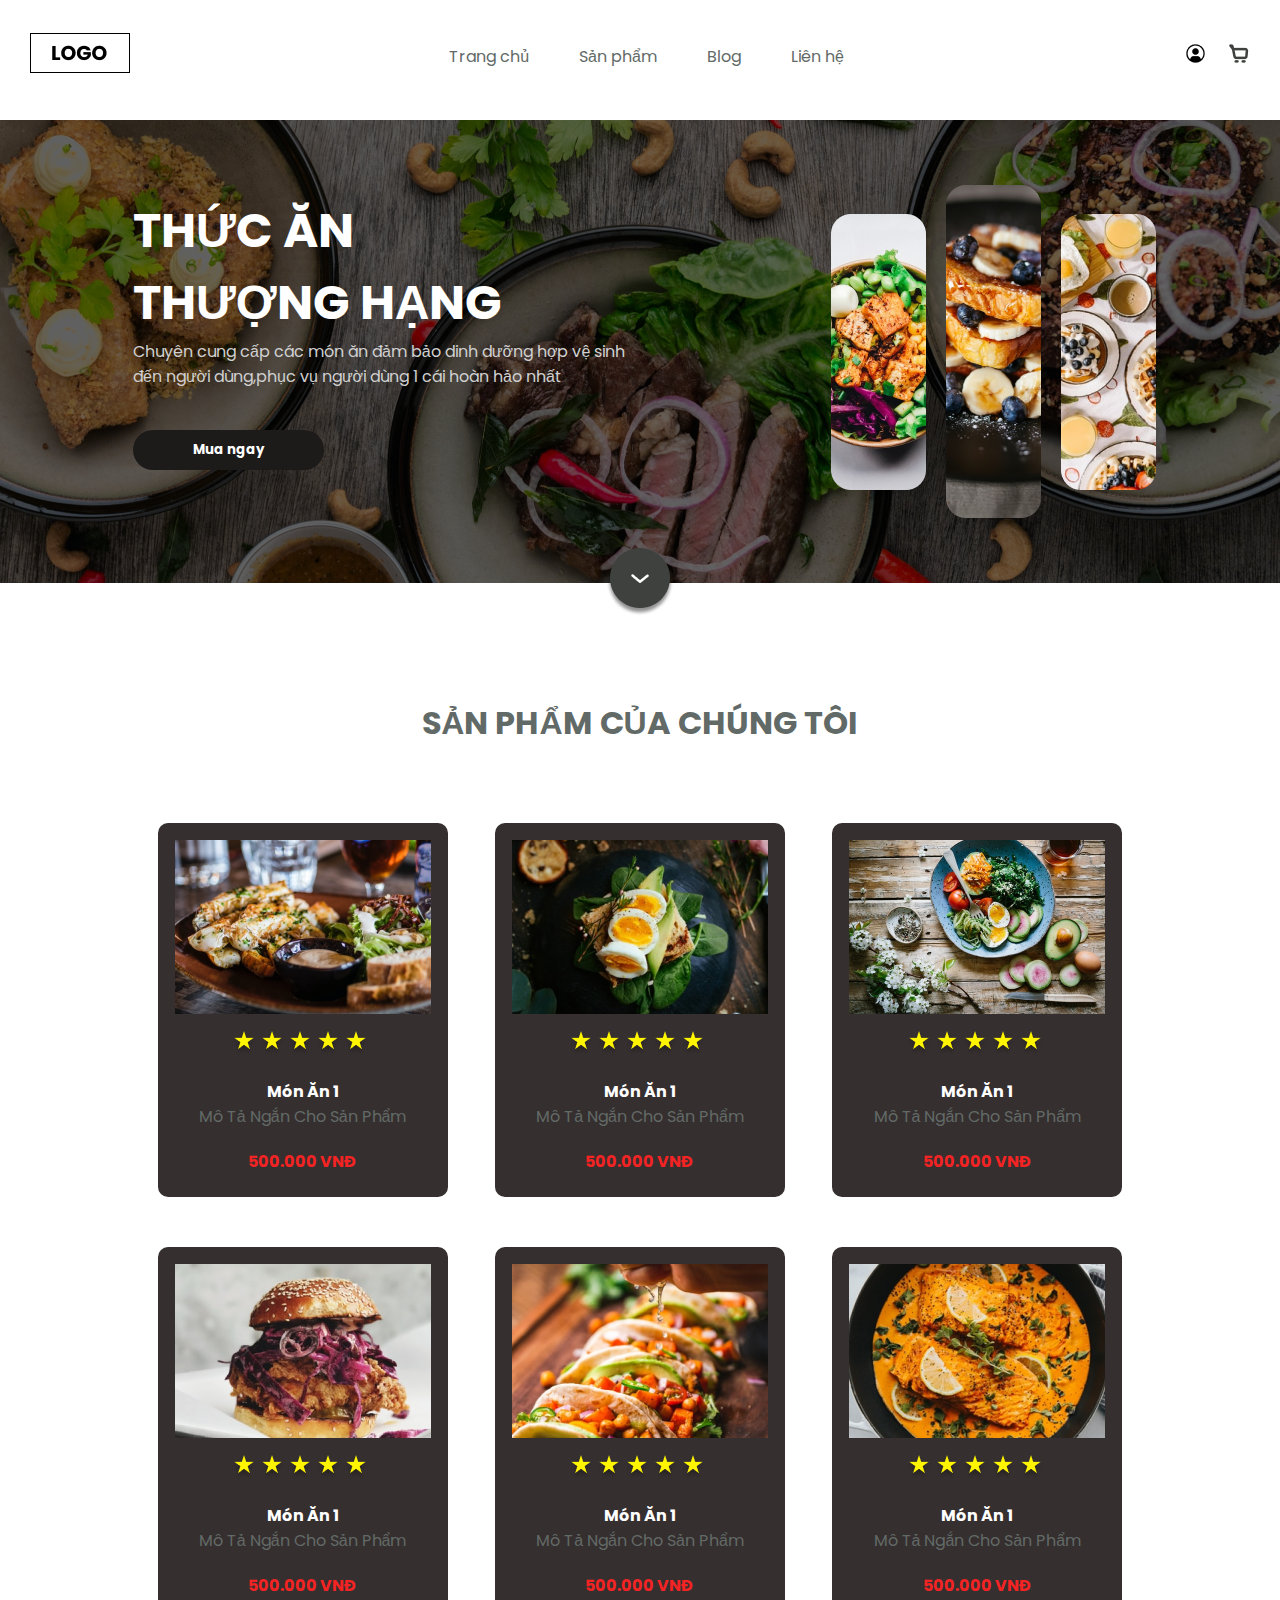
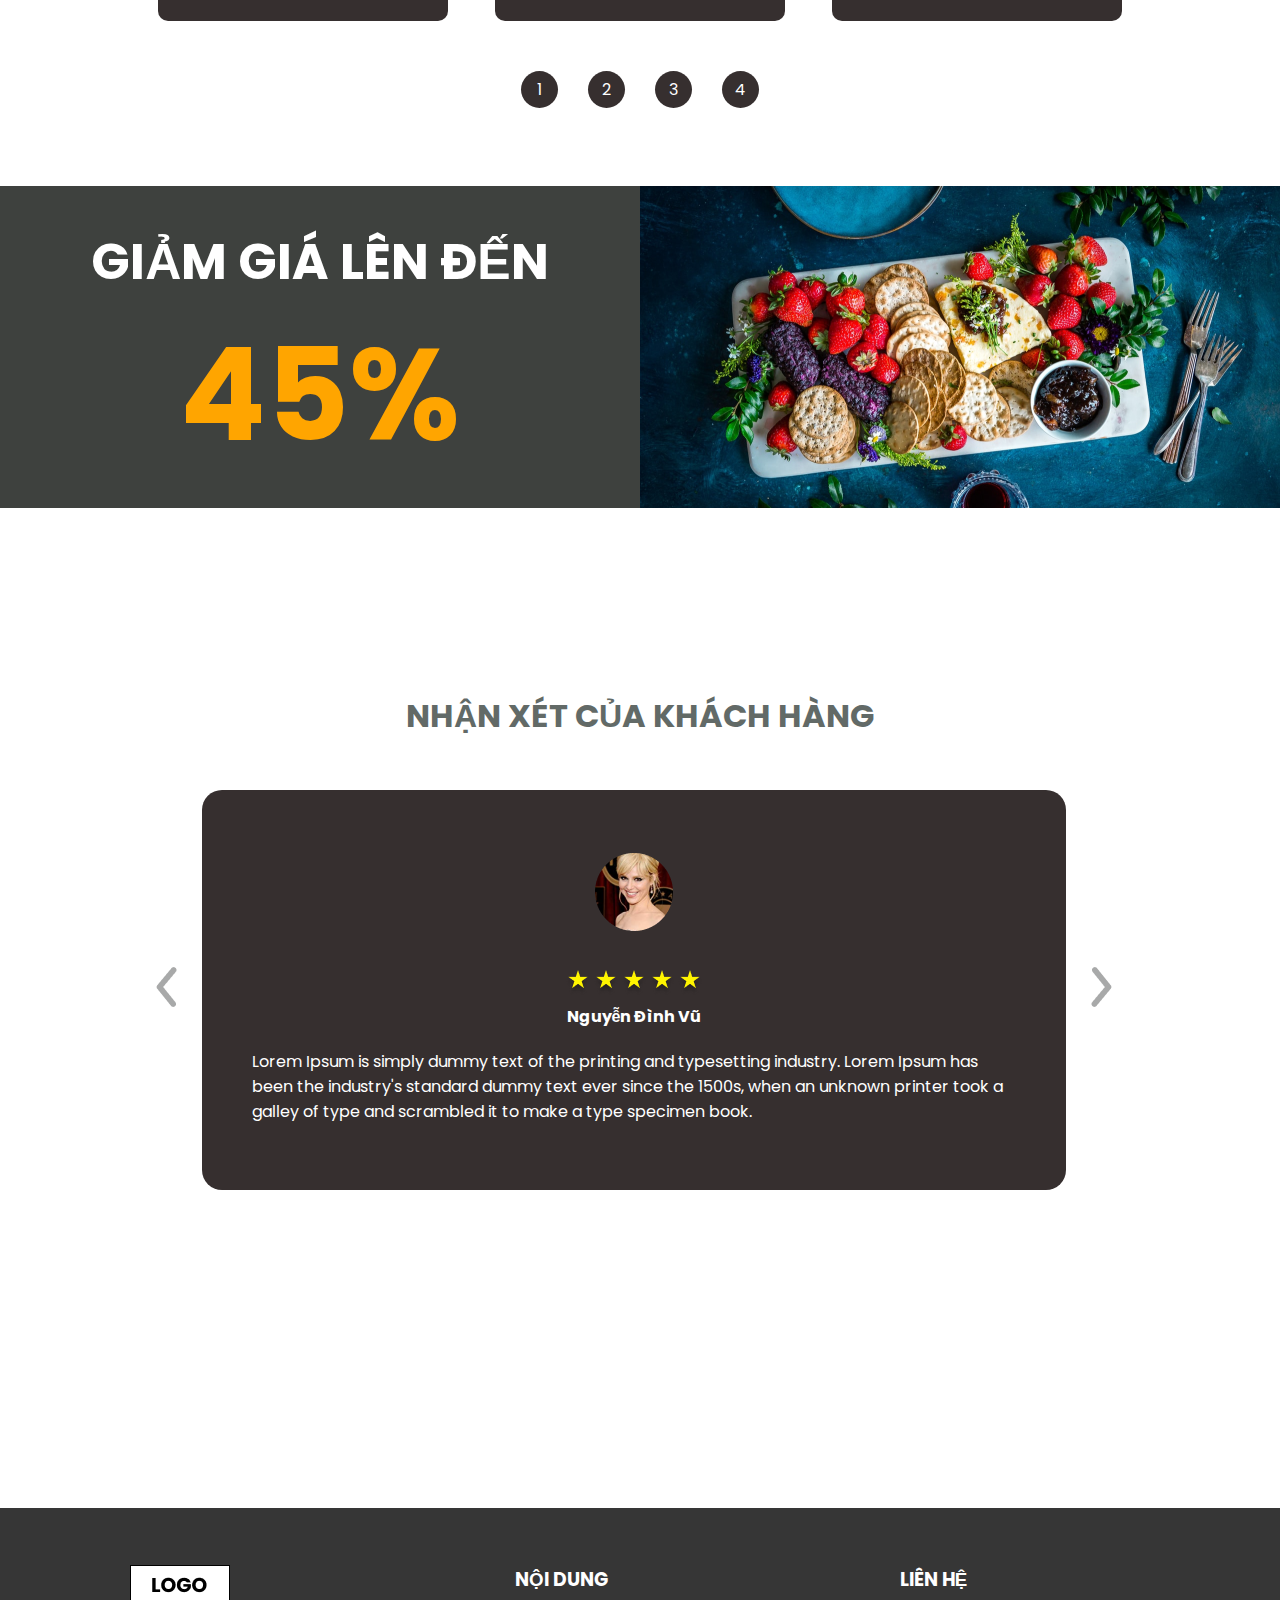
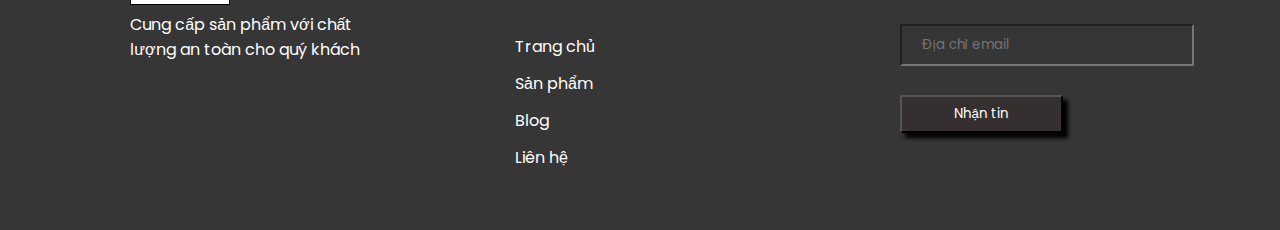
<file: hàng đồ ăn/index.html>
<!DOCTYPE html>
<html lang="en">

<head>
    <meta charset="UTF-8">
    <meta http-equiv="X-UA-Compatible" content="IE=edge">
    <meta name="viewport" content="width=device-width, initial-scale=1.0">
    <title>Web bán thức ăn </title>
    <link rel="stylesheet" href="style.css">
</head>

<body>


    <div id="wrapper">
        <div id="header">
            <a href="" class="logo">
                <img src="assets/logo.png" alt="">
            </a>
            <div id="menu">
                <div class="item">
                    <a href="">Trang chủ</a>
                </div>
                <div class="item">
                    <a href="">Sản phẩm</a>
                </div>
                <div class="item">
                    <a href="">Blog</a>
                </div>
                <div class="item">
                    <a href="">Liên hệ</a>
                </div>
            </div>
            <div id="actions">
                <div class="item">
                    <img src="assets/user.png" alt="">
                </div>
                <div class="item">
                    <img src="assets/cart.png" alt="">
                </div>
            </div>
        </div>
        <div id="banner">
            <div class="box-left">
                <h2>
                    <span>THỨC ĂN</span>
                    <br>
                    <span>THƯỢNG HẠNG</span>
                </h2>
                <p>Chuyên cung cấp các món ăn đảm bảo dinh dưỡng
                    hợp vệ sinh đến người dùng,phục vụ người dùng 1 cái
                    hoàn hảo nhất</p>
                <button>Mua ngay</button>
            </div>
            <div class="box-right">
                <img src="assets/img_1.png" alt="">
                <img src="assets/img_2.png" alt="">
                <img src="assets/img_3.png" alt="">
            </div>
            <div class="to-bottom">
                <a href="">
                    <img src="assets/to_bottom.png" alt="">
                </a>
            </div>
        </div>
        <div id="wp-products">
            <h2>SẢN PHẨM CỦA CHÚNG TÔI</h2>
            <ul id="list-products">
                <div class="item">
                    <img src="assets/product_1.png" alt="">
                    <div class="stars">
                        <span>
                            <img src="assets/star.png" alt="">
                        </span>
                        <span>
                            <img src="assets/star.png" alt="">
                        </span>
                        <span>
                            <img src="assets/star.png" alt="">
                        </span>
                        <span>
                            <img src="assets/star.png" alt="">
                        </span>
                        <span>
                            <img src="assets/star.png" alt="">
                        </span>
                    </div>

                    <div class="name">Món Ăn 1</div>
                    <div class="desc">Mô Tả Ngắn Cho Sản Phẩm</div>
                    <div class="price">500.000 VNĐ</div>
                </div>


                <div class="item">
                    <img src="assets/product_2.png" alt="">
                    <div class="stars">
                        <span>
                            <img src="assets/star.png" alt="">
                        </span>
                        <span>
                            <img src="assets/star.png" alt="">
                        </span>
                        <span>
                            <img src="assets/star.png" alt="">
                        </span>
                        <span>
                            <img src="assets/star.png" alt="">
                        </span>
                        <span>
                            <img src="assets/star.png" alt="">
                        </span>
                    </div>

                    <div class="name">Món Ăn 1</div>
                    <div class="desc">Mô Tả Ngắn Cho Sản Phẩm</div>
                    <div class="price">500.000 VNĐ</div>
                </div>


                <div class="item">
                    <img src="assets/product_3.png" alt="">
                    <div class="stars">
                        <span>
                            <img src="assets/star.png" alt="">
                        </span>
                        <span>
                            <img src="assets/star.png" alt="">
                        </span>
                        <span>
                            <img src="assets/star.png" alt="">
                        </span>
                        <span>
                            <img src="assets/star.png" alt="">
                        </span>
                        <span>
                            <img src="assets/star.png" alt="">
                        </span>
                    </div>

                    <div class="name">Món Ăn 1</div>
                    <div class="desc">Mô Tả Ngắn Cho Sản Phẩm</div>
                    <div class="price">500.000 VNĐ</div>
                </div>
                <div class="item">
                    <img src="assets/product_4.png" alt="">
                    <div class="stars">
                        <span>
                            <img src="assets/star.png" alt="">
                        </span>
                        <span>
                            <img src="assets/star.png" alt="">
                        </span>
                        <span>
                            <img src="assets/star.png" alt="">
                        </span>
                        <span>
                            <img src="assets/star.png" alt="">
                        </span>
                        <span>
                            <img src="assets/star.png" alt="">
                        </span>
                    </div>

                    <div class="name">Món Ăn 1</div>
                    <div class="desc">Mô Tả Ngắn Cho Sản Phẩm</div>
                    <div class="price">500.000 VNĐ</div>
                </div>

                <div class="item">
                    <img src="assets/product_5.png" alt="">
                    <div class="stars">
                        <span>
                            <img src="assets/star.png" alt="">
                        </span>
                        <span>
                            <img src="assets/star.png" alt="">
                        </span>
                        <span>
                            <img src="assets/star.png" alt="">
                        </span>
                        <span>
                            <img src="assets/star.png" alt="">
                        </span>
                        <span>
                            <img src="assets/star.png" alt="">
                        </span>
                    </div>

                    <div class="name">Món Ăn 1</div>
                    <div class="desc">Mô Tả Ngắn Cho Sản Phẩm</div>
                    <div class="price">500.000 VNĐ</div>
                </div>

                <div class="item">
                    <img src="assets/product_6.png" alt="">
                    <div class="stars">
                        <span>
                            <img src="assets/star.png" alt="">
                        </span>
                        <span>
                            <img src="assets/star.png" alt="">
                        </span>
                        <span>
                            <img src="assets/star.png" alt="">
                        </span>
                        <span>
                            <img src="assets/star.png" alt="">
                        </span>
                        <span>
                            <img src="assets/star.png" alt="">
                        </span>
                    </div>

                    <div class="name">Món Ăn 1</div>
                    <div class="desc">Mô Tả Ngắn Cho Sản Phẩm</div>
                    <div class="price">500.000 VNĐ</div>
                </div>
            </ul>
            <div class="list-page">
                <div class="item">
                    <a href="">1</a>
                </div>
                <div class="item">
                    <a href="">2</a>
                </div>
                <div class="item">
                    <a href="">3</a>
                </div>
                <div class="item">
                    <a href="">4</a>
                </div>
            </div>
        </div>

        <div id="saleoff">
            <div class="box-left">
                <h1>
                    <span>GIẢM GIÁ LÊN ĐẾN</span>
                    <span>45%</span>
                </h1>
            </div>
            <div class="box-right"></div>
        </div>

        <div id="comment">
            <h2>NHẬN XÉT CỦA KHÁCH HÀNG</h2>
            <div id="comment-body">
                <div class="prev">
                    <a href="#">
                        <img src="assets/prev.png" alt="">
                    </a>
                </div>
                <ul id="list-comment">
                    <li class="item">
                        <div class="avatar">
                            <img src="assets/avatar_1.png" alt="">

                        </div>
                        <div class="stars">
                            <span>
                                <img src="assets/star.png" alt="">
                            </span>
                            <span>
                                <img src="assets/star.png" alt="">
                            </span>
                            <span>
                                <img src="assets/star.png" alt="">
                            </span>
                            <span>
                                <img src="assets/star.png" alt="">
                            </span>
                            <span>
                                <img src="assets/star.png" alt="">
                            </span>
                        </div>
                        <div class="name">Nguyễn Đình Vũ</div>

                        <div class="text">
                            <p>Lorem Ipsum is simply dummy text of the printing and
                                typesetting industry. Lorem Ipsum has been the industry's
                                standard dummy text ever since the 1500s, when an unknown
                                printer took a galley of type and scrambled it to make a type
                                specimen book.</p>
                        </div>
                    </li>
                    <li class="item">
                        <div class="avatar">
                            <img src="assets/avatar_1.png" alt="">

                        </div>
                        <div class="stars">
                            <span>
                                <img src="assets/star.png" alt="">
                            </span>
                            <span>
                                <img src="assets/star.png" alt="">
                            </span>
                            <span>
                                <img src="assets/star.png" alt="">
                            </span>
                            <span>
                                <img src="assets/star.png" alt="">
                            </span>
                            <span>
                                <img src="assets/star.png" alt="">
                            </span>
                        </div>
                        <div class="name">Trần Ngọc Sơn</div>

                        <div class="text">
                            <p>Lorem Ipsum is simply dummy text of the printing and
                                typesetting industry. Lorem Ipsum has been the industry's
                                standard dummy text ever since the 1500s, when an unknown
                                printer took a galley of type and scrambled it to make a type
                                specimen book.</p>
                        </div>
                    </li>
                    <li class="item">
                        <div class="avatar">
                            <img src="assets/avatar_1.png" alt="">

                        </div>
                        <div class="stars">
                            <span>
                                <img src="assets/star.png" alt="">
                            </span>
                            <span>
                                <img src="assets/star.png" alt="">
                            </span>
                            <span>
                                <img src="assets/star.png" alt="">
                            </span>
                            <span>
                                <img src="assets/star.png" alt="">
                            </span>
                            <span>
                                <img src="assets/star.png" alt="">
                            </span>
                        </div>
                        <div class="name">Nguyễn Trần Vi</div>

                        <div class="text">
                            <p>Lorem Ipsum is simply dummy text of the printing and
                                typesetting industry. Lorem Ipsum has been the industry's
                                standard dummy text ever since the 1500s, when an unknown
                                printer took a galley of type and scrambled it to make a type
                                specimen book.</p>
                        </div>
                    </li>
                </ul>
                <div class="next">
                    <a href="#">
                        <img src="assets/next.png" alt="">
                    </a>
                </div>
            </div>
        </div>

        <div id="footer">
            <div class="box">
                <div class="logo">
                    <img src="assets/logo.png" alt="">
                </div>
                <p>Cung cấp sản phẩm với chất lượng an toàn cho quý khách</p>
            </div>
            <div class="box">
                <h3>NỘI DUNG</h3>
                <ul class="quick-menu">
                    <div class="item">
                        <a href="">Trang chủ</a>
                    </div>
                    <div class="item">
                        <a href="">Sản phẩm</a>
                    </div>
                    <div class="item">
                        <a href="">Blog</a>
                    </div>
                    <div class="item">
                        <a href="">Liên hệ</a>
                    </div>
                </ul>
            </div>
            <div class="box">
                <h3>LIÊN HỆ</h3>
                <form action="">
                    <input type="text" placeholder="Địa chỉ email">
                    <button>Nhận tin</button>
                </form>
            </div>
        </div>
    </div>
    <script src="script.js"></script>
</body>

</html>
</file>
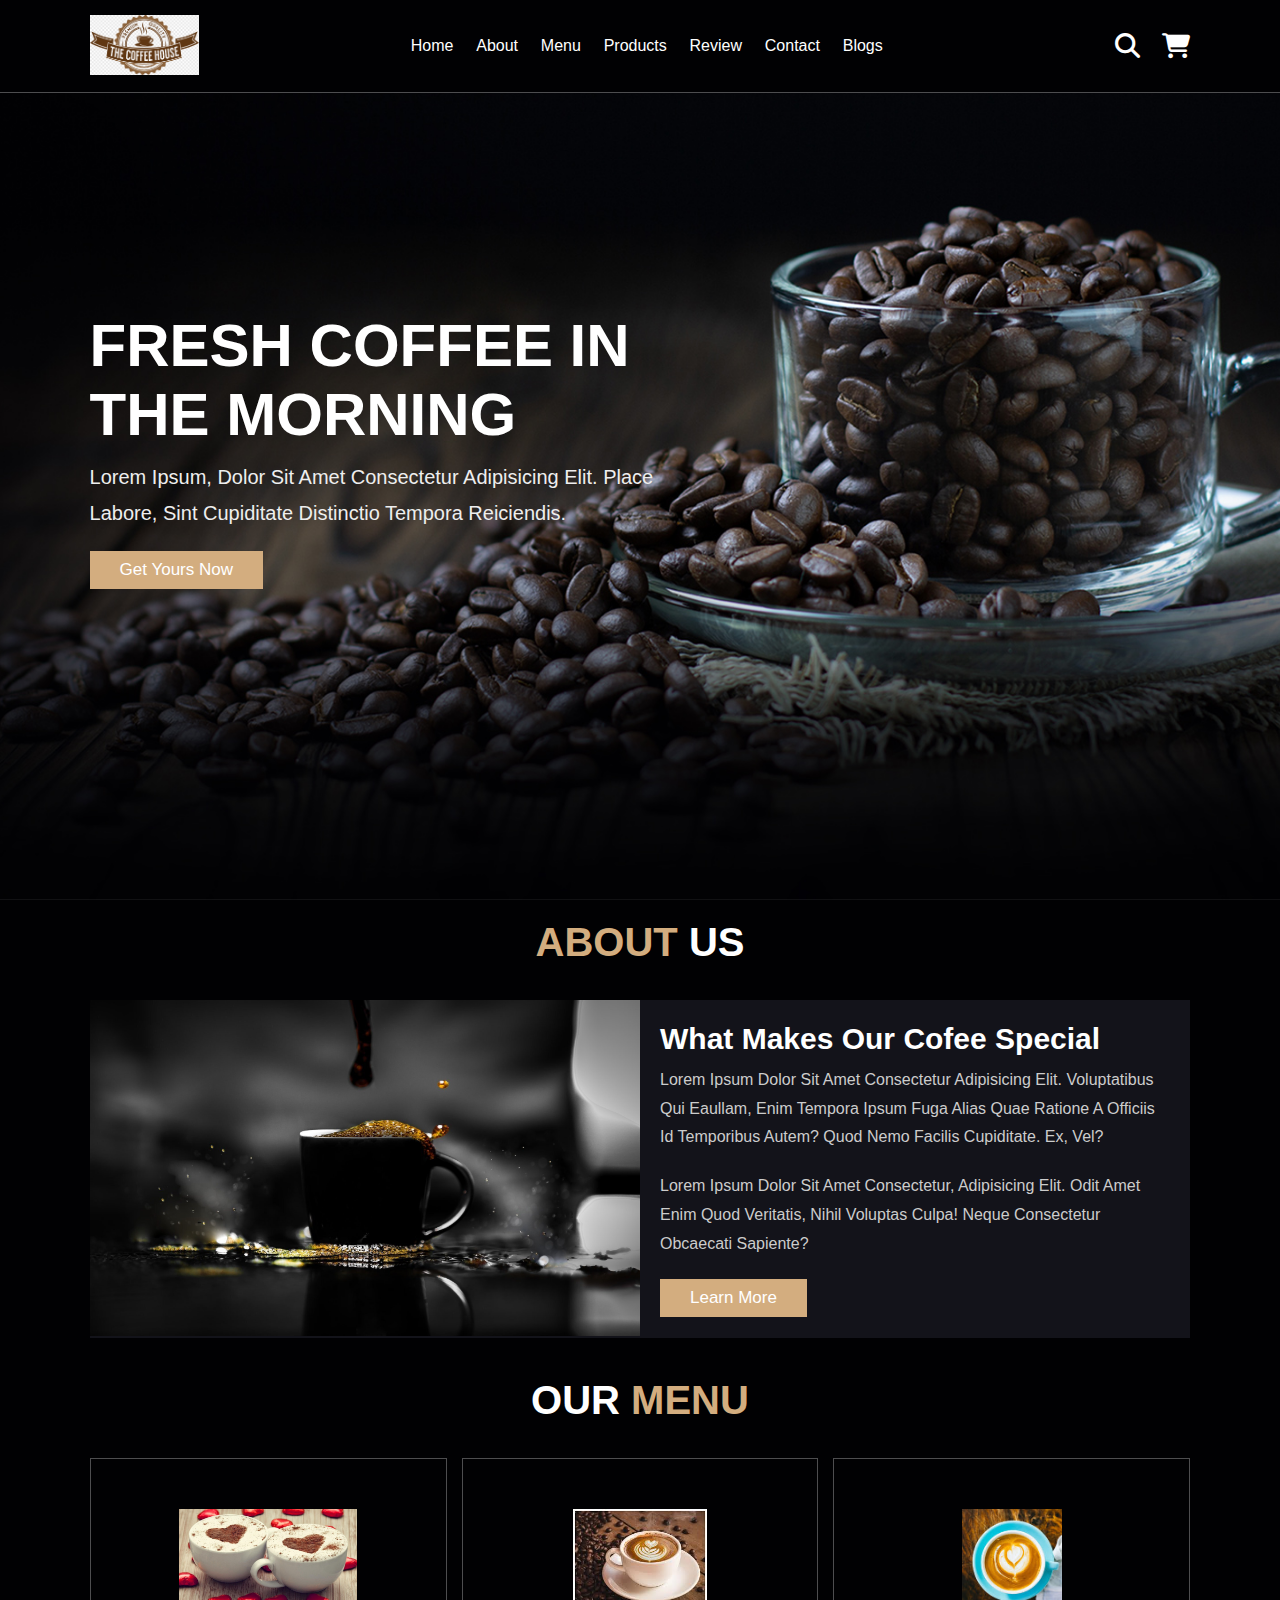
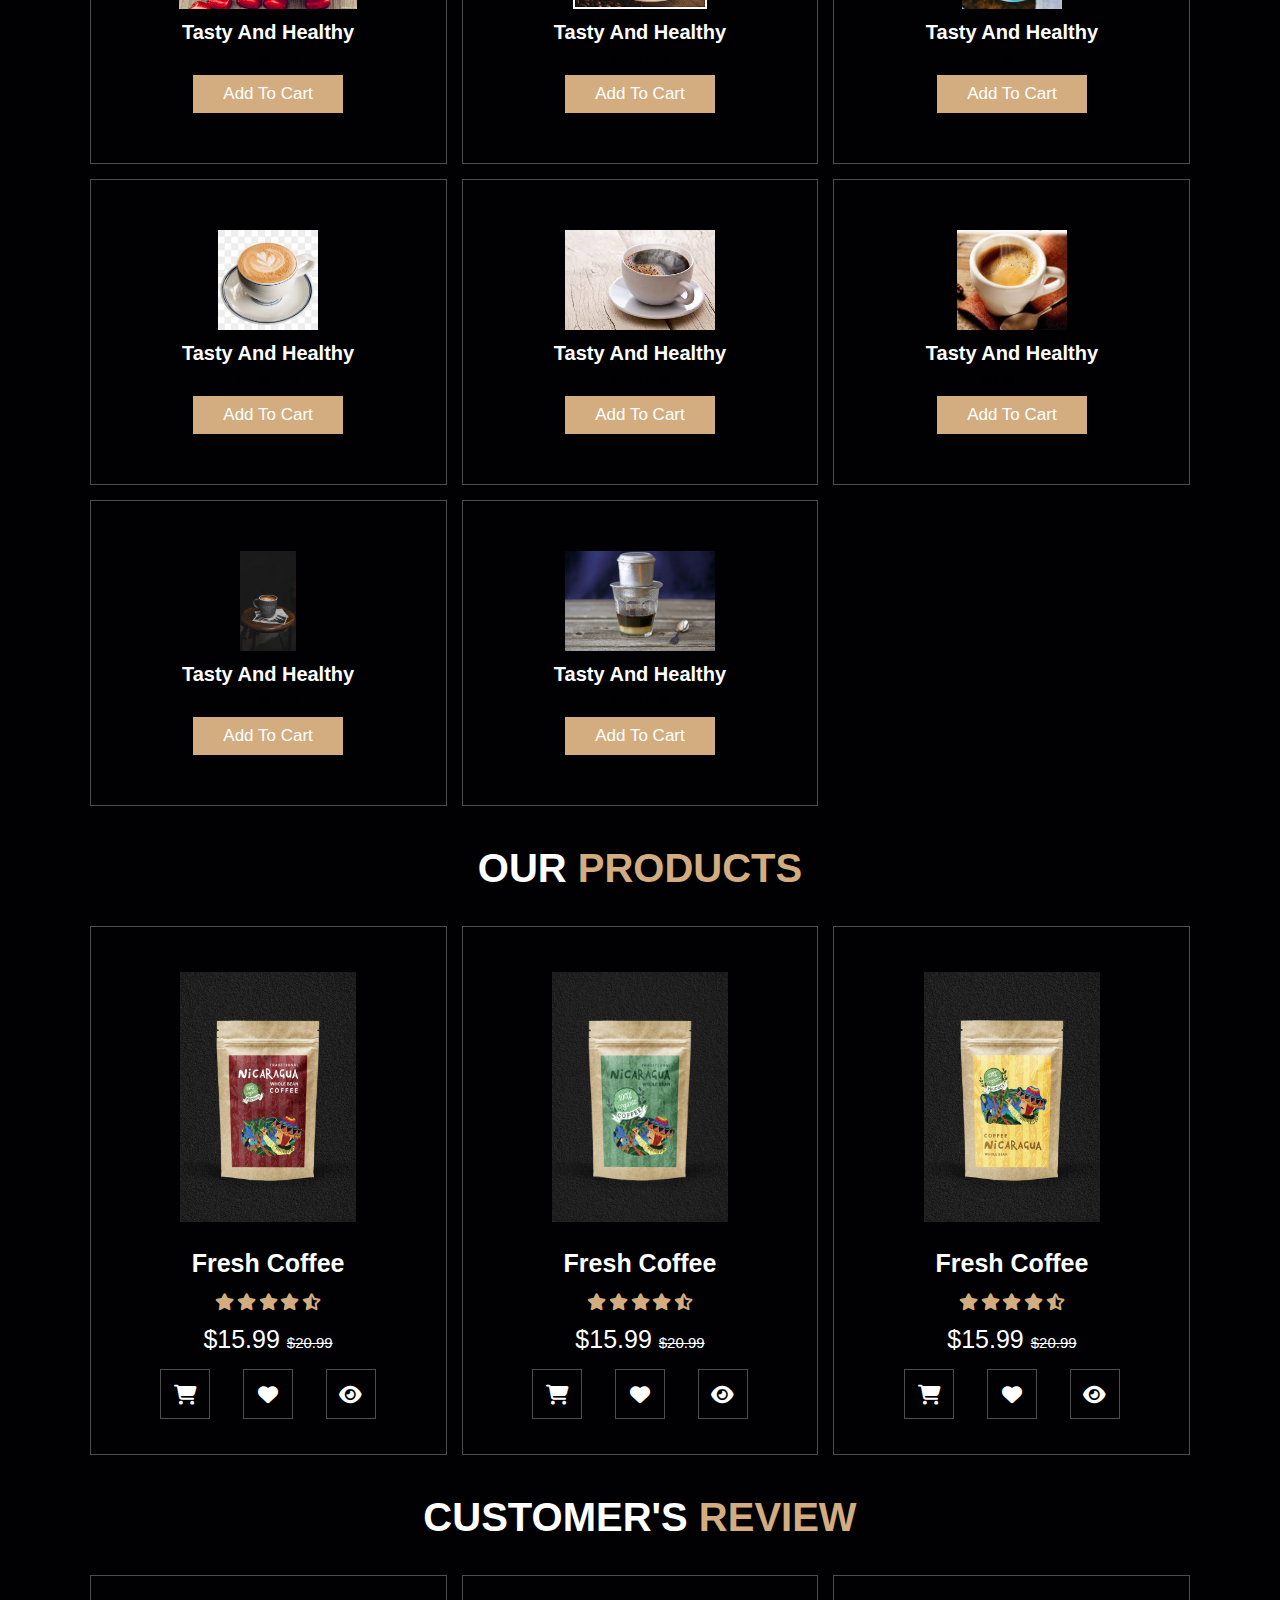
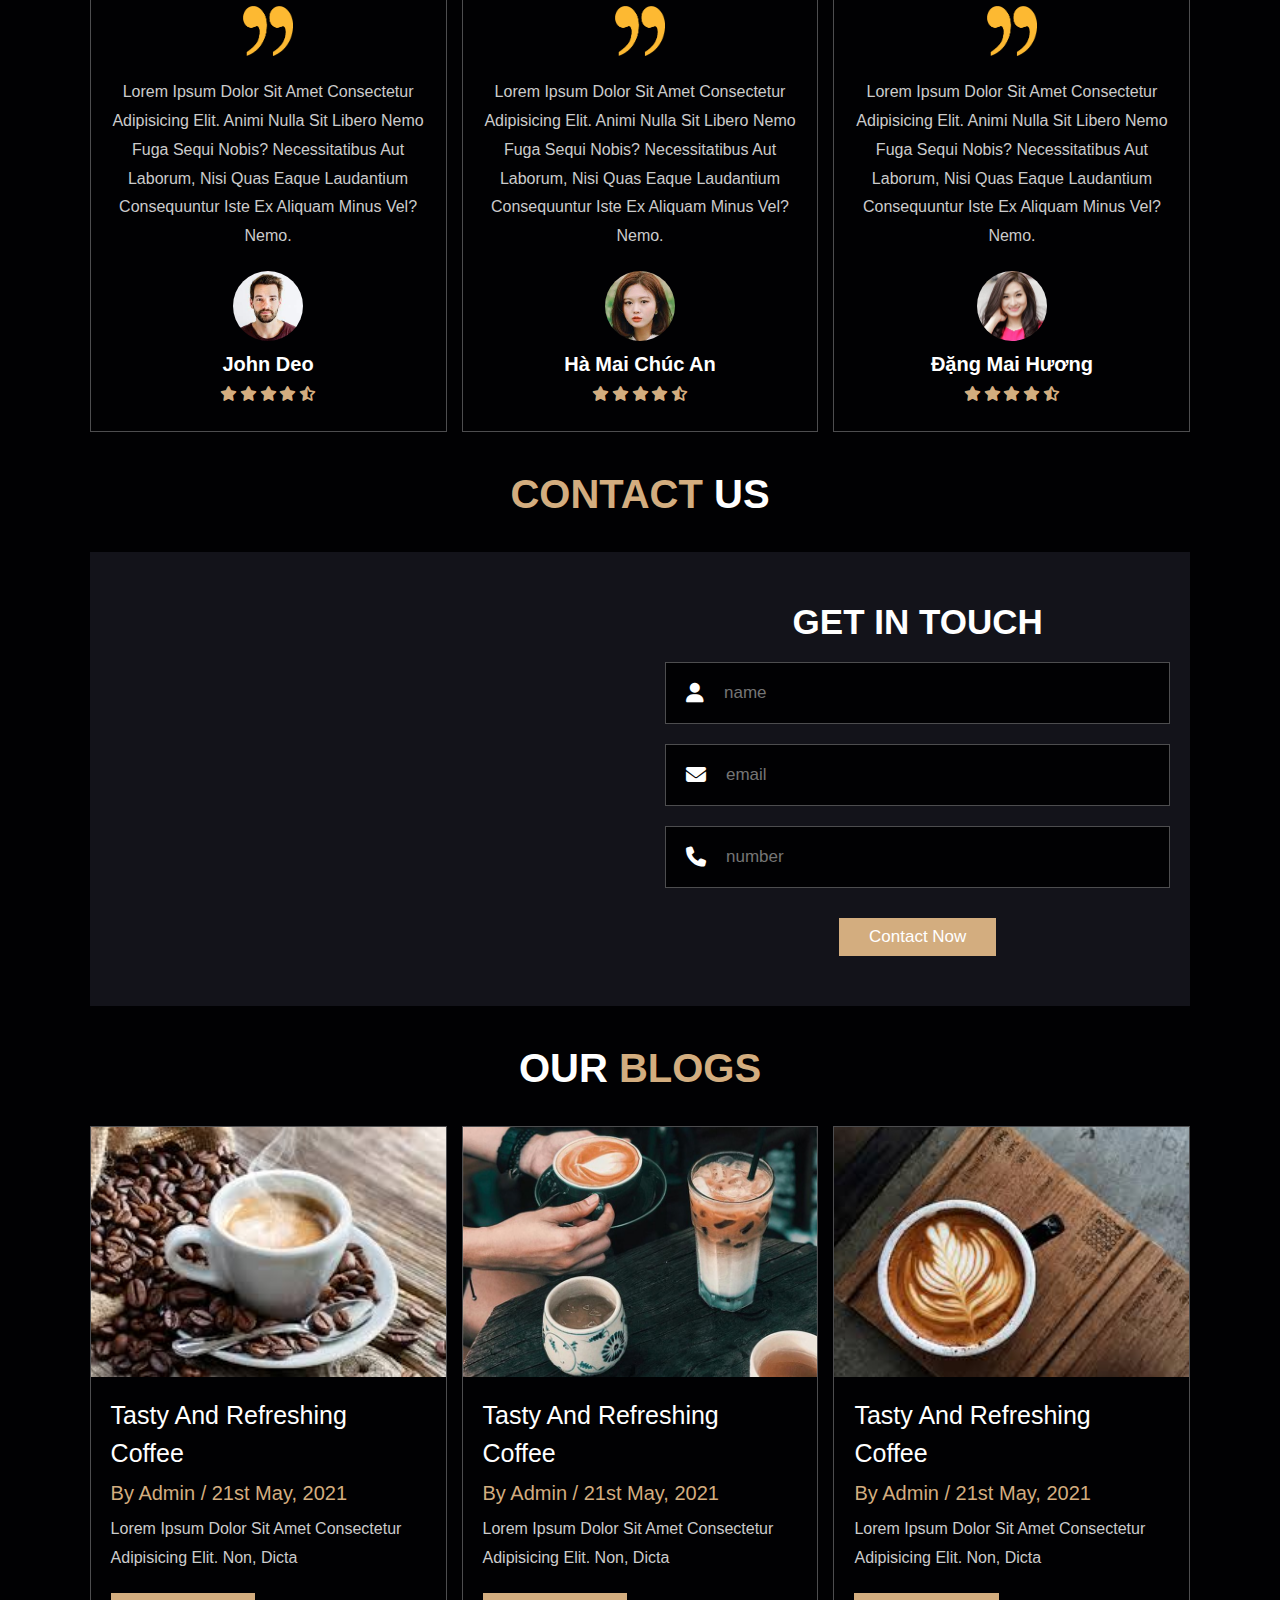
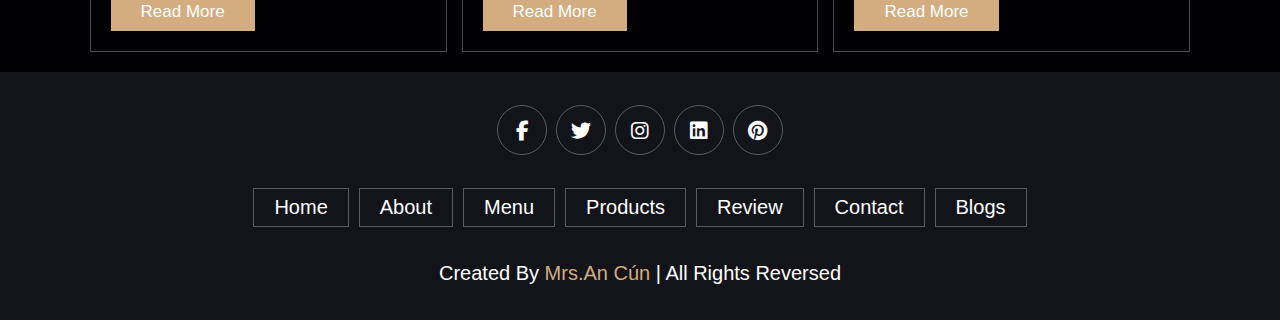
<file: Web Bán Coffee/index.html>
<!DOCTYPE html>
<html>
<head>
    <meta charset="UTF-8">
    <meta http-equiv="X-UA-Compatible" content="IE=edge">
    <meta name="viewport" content="width=device-width, initial-scale=1.0">
    <title>The coffee house</title>
    <!-- fone awesome cdn link-->
    <link rel="stylesheet" href="https://cdnjs.cloudflare.com/ajax/libs/font-awesome/6.4.2/css/all.min.css">

    <!-- custome css file link-->
    <link rel="stylesheet" href="css/style.css">
</head>
<body>

<!-- header section starts-->

<header class="header">
    <a href="#" class="logo">
        <img src="images/logo.png" alt="">
    </a>

    <nav class="navbar">
        <a href="#home">home</a>
        <a href="#about">about</a>
        <a href="#menu">menu</a>
        <a href="#products">products</a>
        <a href="#review">review</a>
        <a href="#contact">contact</a>
        <a href="#blogs">blogs</a>
    </nav>

    <div class="icons">
        <div class="fas fa-search" id="search-btn"></div>
        <div class="fas fa-shopping-cart" id="cart-btn"></div>
        <div class="fas fa-bars" id="menu-btn"></div>
    </div>

    <div class="search-form">
        <input type="search" id="search-box" placeholder="search here...">
        <label for="search-box" class="fas fa-search"></label>
    </div>

    <div class="cart-items-container">
        <div class="cart-item">
            <span class="fas fa-times"></span>
            <img src="images/cart-item-1.png" alt="">
            <div class="content">
                <h3>cart item 01</h3>
                <div class="price">$15.99/-</div>
            </div>
        </div>
        <div class="cart-item">
            <span class="fas fa-times"></span>
            <img src="images/cart-item-2.png" alt="">
            <div class="content">
                <h3>cart item 02</h3>
                <div class="price">$15.99/-</div>
            </div>
        </div>
        <div class="cart-item">
            <span class="fas fa-times"></span>
            <img src="images/cart-item-3.png" alt="">
            <div class="content">
                <h3>cart item 03</h3>
                <div class="price">$15.99/-</div>
            </div>
        </div>
        <div class="cart-item">
            <span class="fas fa-times"></span>
            <img src="images/cart-item-4.png" alt="">
            <div class="content">
                <h3>cart item 04</h3>
                <div class="price">$15.99/-</div>
            </div>
        </div>
        <a href="#" class="btn">checkout now</a>
    </div>
</header>

<!-- header section end -->

<!-- home section starts -->

<section class="home" id="home">

    <div class="content">
        <h3>fresh coffee in the morning</h3>
        <p>Lorem ipsum, dolor sit amet consectetur adipisicing elit.
            Place labore, sint cupiditate distinctio tempora reiciendis.
        </p>
        <a href="#" class="btn">get yours now</a>
    </div>
</section>

<!-- home section end -->

<!-- about section starts -->

<section class="about" id="about">

    <h1 class="heading"> <span>about</span> us </h1>
    <div class="row">
        <div class="image">
            <img src="images/about-img.jpeg" alt="">
        </div>

        <div class="content">
            <h3>what makes our cofee special</h3>
            <p>Lorem ipsum dolor sit amet consectetur adipisicing elit. Voluptatibus qui eaullam,
            enim tempora ipsum fuga alias quae ratione a officiis id temporibus autem?
            Quod nemo facilis cupiditate. Ex, vel?</p>
            <p>Lorem ipsum dolor sit amet consectetur, adipisicing elit. Odit amet enim Quod
            veritatis, nihil voluptas culpa! Neque consectetur obcaecati sapiente?</p>
            <a href="#" class="btn">learn more</a>
        </div>
    </div>

</section>

<!-- about section end -->

<!-- menu section starts -->

<section class="menu" id="menu">
    
    <h1 class="heading"> our <span>menu</span> </h1>

    <div class="box-container">

        <div class="box">
            <img src="images/menu-1.jpg" alt="">
            <h3>tasty and healthy</h3>
            <div class="price">$15.99 <span>20.99</span></div>
            <a href="#" class="btn">add to cart</a>
        </div>

        <div class="box">
            <img src="images/menu-2.jpg" alt="">
            <h3>tasty and healthy</h3>
            <div class="price">$15.99 <span>20.99</span></div>
            <a href="#" class="btn">add to cart</a>
        </div>

        <div class="box">
            <img src="images/menu-3.jpg" alt="">
            <h3>tasty and healthy</h3>
            <div class="price">$15.99 <span>20.99</span></div>
            <a href="#" class="btn">add to cart</a>
        </div>

        <div class="box">
            <img src="images/menu-4.jpg" alt="">
            <h3>tasty and healthy</h3>
            <div class="price">$15.99 <span>20.99</span></div>
            <a href="#" class="btn">add to cart</a>
        </div>

        <div class="box">
            <img src="images/menu-5.jpg" alt="">
            <h3>tasty and healthy</h3>
            <div class="price">$15.99 <span>20.99</span></div>
            <a href="#" class="btn">add to cart</a>
        </div>

        <div class="box">
            <img src="images/menu-6.jpg" alt="">
            <h3>tasty and healthy</h3>
            <div class="price">$15.99 <span>20.99</span></div>
            <a href="#" class="btn">add to cart</a>
        </div>

        <div class="box">
            <img src="images/menu-7.jpg" alt="">
            <h3>tasty and healthy</h3>
            <div class="price">$15.99 <span>20.99</span></div>
            <a href="#" class="btn">add to cart</a>
        </div>

        <div class="box">
            <img src="images/menu-8.jpg" alt="">
            <h3>tasty and healthy</h3>
            <div class="price">$15.99 <span>20.99</span></div>
            <a href="#" class="btn">add to cart</a>
        </div>

    </div>
    
</section>

<!-- menu section end -->

<!-- products section starts -->

<section class="products" id="products">

    <h1 class="heading"> our <span>products</span> </h1>

    <div class="box-container">

        <div class="box">
            <div class="image">
                <img src="images/product-1.png" alt="">
            </div>
            <div class="content">
                <h3>fresh coffee</h3>
                <div class="stars">
                    <i class="fas fa-star"></i>
                    <i class="fas fa-star"></i>
                    <i class="fas fa-star"></i>
                    <i class="fas fa-star"></i>
                    <i class="fas fa-star-half-alt"></i>
                </div>
                <div class="price">$15.99 <span>$20.99</span></div>
            </div>
            <div class="icons">
                <a href="#" class="fas fa-shopping-cart"></a>
                <a href="#" class="fas fa-heart"></a>
                <a href="#" class="fas fa-eye"></a>
            </div>
        </div>

        <div class="box">
            <div class="image">
                <img src="images/product-2.png" alt="">
            </div>
            <div class="content">
                <h3>fresh coffee</h3>
                <div class="stars">
                    <i class="fas fa-star"></i>
                    <i class="fas fa-star"></i>
                    <i class="fas fa-star"></i>
                    <i class="fas fa-star"></i>
                    <i class="fas fa-star-half-alt"></i>
                </div>
                <div class="price">$15.99 <span>$20.99</span></div>
            </div>
            <div class="icons">
                <a href="#" class="fas fa-shopping-cart"></a>
                <a href="#" class="fas fa-heart"></a>
                <a href="#" class="fas fa-eye"></a>
            </div>
        </div>

        <div class="box">
            <div class="image">
                <img src="images/product-3.png" alt="">
            </div>
            <div class="content">
                <h3>fresh coffee</h3>
                <div class="stars">
                    <i class="fas fa-star"></i>
                    <i class="fas fa-star"></i>
                    <i class="fas fa-star"></i>
                    <i class="fas fa-star"></i>
                    <i class="fas fa-star-half-alt"></i>
                </div>
                <div class="price">$15.99 <span>$20.99</span></div>
            </div>
            <div class="icons">
                <a href="#" class="fas fa-shopping-cart"></a>
                <a href="#" class="fas fa-heart"></a>
                <a href="#" class="fas fa-eye"></a>
            </div>
        </div>


    </div>

</section>

<!-- products section end -->

<!-- review section starts -->

<section class="review" id="review">

    <h1 class="heading"> customer's <span>review</span> </h1>

    <div class="box-container">
        <div class="box">
            <img src="images/quote-img.png" alt="" class="quote">
            <p>Lorem ipsum dolor sit amet consectetur adipisicing elit. Animi nulla sit libero
            nemo fuga sequi nobis? Necessitatibus aut laborum, nisi quas eaque laudantium
            consequuntur iste ex aliquam minus vel? Nemo.
            </p>
            <img src="images/pic-1.jpg" class="user" alt="">
            <h3>john deo</h3>
            <div class="stars">
                <i class="fas fa-star"></i>
                <i class="fas fa-star"></i>
                <i class="fas fa-star"></i>
                <i class="fas fa-star"></i>
                <i class="fas fa-star-half-alt"></i>
            </div>
        </div>

        <div class="box">
            <img src="images/quote-img.png" alt="" class="quote">
            <p>Lorem ipsum dolor sit amet consectetur adipisicing elit. Animi nulla sit libero
            nemo fuga sequi nobis? Necessitatibus aut laborum, nisi quas eaque laudantium
            consequuntur iste ex aliquam minus vel? Nemo.
            </p>
            <img src="images/pic-2.jpg" class="user" alt="">
            <h3>Hà Mai Chúc An</h3>
            <div class="stars">
                <i class="fas fa-star"></i>
                <i class="fas fa-star"></i>
                <i class="fas fa-star"></i>
                <i class="fas fa-star"></i>
                <i class="fas fa-star-half-alt"></i>
            </div>
        </div>

        <div class="box">
            <img src="images/quote-img.png" alt="" class="quote">
            <p>Lorem ipsum dolor sit amet consectetur adipisicing elit. Animi nulla sit libero
            nemo fuga sequi nobis? Necessitatibus aut laborum, nisi quas eaque laudantium
            consequuntur iste ex aliquam minus vel? Nemo.
            </p>
            <img src="images/pic-3.jpg" class="user" alt="">
            <h3>Đặng Mai Hương</h3>
            <div class="stars">
                <i class="fas fa-star"></i>
                <i class="fas fa-star"></i>
                <i class="fas fa-star"></i>
                <i class="fas fa-star"></i>
                <i class="fas fa-star-half-alt"></i>
            </div>
        </div>

    </div>

</section>

<!-- review section end -->

<!-- contact section starts -->

<section class="contact" id="contact">

    <h1 class="heading"> <span>contact</span> us </h1>

    <div class="row">

        <iframe  class="map" src="https://www.google.com/maps/embed?pb=!1m18!1m12!1m3!1d3723.
        5261511433264!2d105.88448221083678!3d21.
        05163771939698!2m3!1f0!2f0!3f0!3m2!1i1024!2i768!4f13.
        1!3m3!1m2!1s0x3135a983278ce275%3A0xaf38c9204c5f23e5!2zNjQwIMSQLiBOZ3V54buFbiBWxINuIEPhu6ssIE5n4buNYyBMw6JtLCBMb25nIEJpw6puLCBIw6AgTuG7mWksIFZp4buHdCBOYW0!
        5e0!3m2!1svi!2s!4v1696565283302!5m2!1svi!2s" 
        allowfullscreen="" loading="lazy">
        </iframe>

        <form action="">
            <h3>get in touch</h3>
            <div class="inputBox">
                <span class="fas fa-user"></span>
                <input type="text" placeholder="name">
            </div>
            <div class="inputBox">
                <span class="fas fa-envelope"></span>
                <input type="email" placeholder="email">
            </div>
            <div class="inputBox">
                <span class="fas fa-phone"></span>
                <input type="number" placeholder="number">
            </div>
            <input type="submit" value="contact now" class="btn">
        </form>

    </div>

</section>

<!-- contact section end -->

<!-- blogs section starts -->

<section class="blogs" id="blogs">

    <h1 class="heading"> our <span>blogs</span> </h1>

    <div class="box-container">

        <div class="box">
            <div class="image">
                <img src="images/blog-1.jpg" alt="">
            </div>
            <div class="content">
                <a href="#" class="title">tasty and refreshing coffee</a>
                <span>by admin / 21st may, 2021</span>
                <p>Lorem ipsum dolor sit amet consectetur adipisicing elit. Non, dicta</p>
                <a href="#" class="btn">read more</a>
            </div>
        </div>

        <div class="box">
            <div class="image">
                <img src="images/blog-2.jpg" alt="">
            </div>
            <div class="content">
                <a href="#" class="title">tasty and refreshing coffee</a>
                <span>by admin / 21st may, 2021</span>
                <p>Lorem ipsum dolor sit amet consectetur adipisicing elit. Non, dicta</p>
                <a href="#" class="btn">read more</a>
            </div>
        </div>

        <div class="box">
            <div class="image">
                <img src="images/blog-3.jpg" alt="">
            </div>
            <div class="content">
                <a href="#" class="title">tasty and refreshing coffee</a>
                <span>by admin / 21st may, 2021</span>
                <p>Lorem ipsum dolor sit amet consectetur adipisicing elit. Non, dicta</p>
                <a href="#" class="btn">read more</a>
            </div>
        </div>

    </div>

</section>

<!-- blogs section end -->

<!-- footer section starts -->

<section class="footer">

    <div class="share">
        <a href="#" class="fab fa-facebook-f"></a>
        <a href="#" class="fab fa-twitter"></a>
        <a href="#" class="fab fa-instagram"></a>
        <a href="#" class="fab fa-linkedin"></a>
        <a href="#" class="fab fa-pinterest"></a>
    </div>

    <div class="links">
        <a href="#home">home</a>
        <a href="#about">about</a>
        <a href="#menu">menu</a>
        <a href="#products">products</a>
        <a href="#review">review</a>
        <a href="#contact">contact</a>
        <a href="#blogs">blogs</a>
    </div>


    <div class="credit">created by <span>Mrs.An Cún</span> | all rights reversed</div>
</section>

<!-- footer section end -->

<!-- blogs section estartsnd -->

<!-- blogs section end -->

<script src="js/script.js"></script>

</body>
</html>
</file>
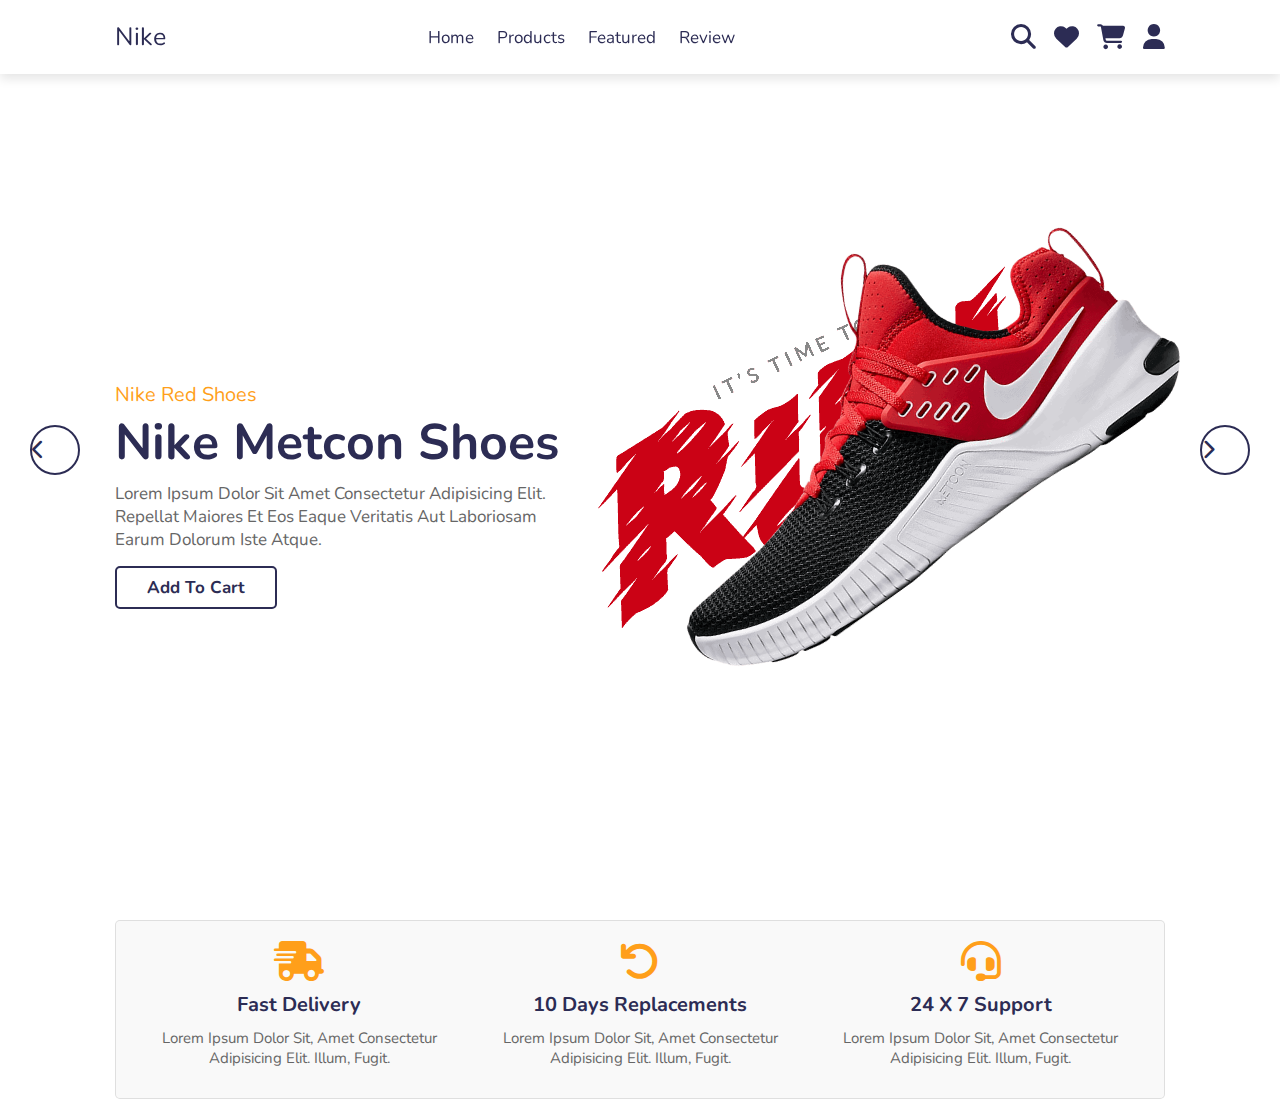
<file: Web Bán Giày/index.html>
<!DOCTYPE html>
<html>
<head>
    <meta charset="UTF-8">
    <meta http-equiv="X-UA-Compatible" content="IE=edge">
    <meta name="viewport" content="width=device-width, initial-scale=1.0">
    <title>The coffee house</title>

    <!-- fone awesome cdn link-->
    <link rel="stylesheet" href="https://cdnjs.cloudflare.com/ajax/libs/font-awesome/6.4.2/css/all.min.css">

    <!-- custome css file link-->
    <link rel="stylesheet" href="css/style.css">
</head>
<body>

<!-- header section starts-->

<header class="header">

    <div id="menu-bar" class="fas fa-bars"></div>

    <a href="#" class="logo">nike</a>

    <nav class="navbar">
        <a href="#home">home</a>
        <a href="#products">products</a>
        <a href="#featured">featured</a>
        <a href="#review">review</a>
    </nav>

    <div class="icons">
        <a href="#" class="fas fa-search" id="search-btn"></a>
        <a href="#" class="fas fa-heart" id="heart-btn"></a>
        <a href="#" class="fas fa-shopping-cart" id="cart-btn"></a>
        <a href="#" class="fas fa-user" id="user-btn"></a>
    </div>

    <div class="search-form">
        <input type="search" id="search-box" placeholder="search here...">
        <label for="search-box" class="fas fa-search"></label>
    </div>

</header>

<!-- header section end -->

<!-- home section starts -->

<section class="home" id="home">

    <div class="slide-container active">
        <div class="slide">
            <div class="content">
                <span>nike red shoes</span>
                <h3>nike metcon shoes</h3>
                <p>Lorem ipsum dolor sit amet consectetur adipisicing elit. Repellat maiores et
                eos eaque veritatis aut laboriosam earum dolorum iste atque.
                </p>
                <a href="#" class="btn">add to cart</a>
            </div>
            <div class="image">
                <img src="images/home-shoe-1.png" class="shoe" alt="">
                <img src="images/home-text-1.png" class="text" alt="">
            </div>
        </div>
    </div>

    <div class="slide-container">
        <div class="slide">
            <div class="content">
                <span>nike blue shoes</span>
                <h3>nike metcon shoes</h3>
                <p>Lorem ipsum dolor sit amet consectetur adipisicing elit. Repellat maiores et
                eos eaque veritatis aut laboriosam earum dolorum iste atque.
                </p>
                <a href="#" class="btn">add to cart</a>
            </div>
            <div class="image">
                <img src="images/home-shoe-2.png" class="shoe" alt="">
                <img src="images/home-text-2.png" class="text" alt="">
            </div>
        </div>
    </div>
    
    <div class="slide-container">
        <div class="slide">
            <div class="content">
                <span>nike yellow shoes</span>
                <h3>nike metcon shoes</h3>
                <p>Lorem ipsum dolor sit amet consectetur adipisicing elit. Repellat maiores et
                eos eaque veritatis aut laboriosam earum dolorum iste atque.
                </p>
                <a href="#" class="btn">add to cart</a>
            </div>
            <div class="image">
                <img src="images/home-shoe-3.png" class="shoe" alt="">
                <img src="images/home-text-3.png" class="text" alt="">
            </div>
        </div>
    </div>
    
    <div id="prev" class="fas fa-chevron-left" onclick="prev()"></div>
    <div id="next" class="fas fa-chevron-right" onclick="next()"></div>

</section>

<!-- home section ends -->

<!-- service section starts -->

<section class="service">

    <div class="box-container">

        <div class="box">
            <i class="fas fa-shipping-fast"></i>
            <h3>fast delivery</h3>
            <p>Lorem ipsum dolor sit, amet consectetur adipisicing elit. Illum, fugit.</p>
        </div>

        <div class="box">
            <i class="fas fa-undo"></i>
            <h3>10 days replacements</h3>
            <p>Lorem ipsum dolor sit, amet consectetur adipisicing elit. Illum, fugit.</p>
        </div>

        <div class="box">
            <i class="fas fa-headset"></i>
            <h3>24 x 7 support</h3>
            <p>Lorem ipsum dolor sit, amet consectetur adipisicing elit. Illum, fugit.</p>
        </div>

    </div>

</section>

<!-- service section ends -->

<!-- section starts -->

<!-- section ends -->

<!-- section starts -->

<!-- section ends -->

<!-- section starts -->

<!-- section ends -->

<!-- section starts -->

<!-- section ends -->


    
<script src="js/script.js"></script>
</body>
</html>
</file>
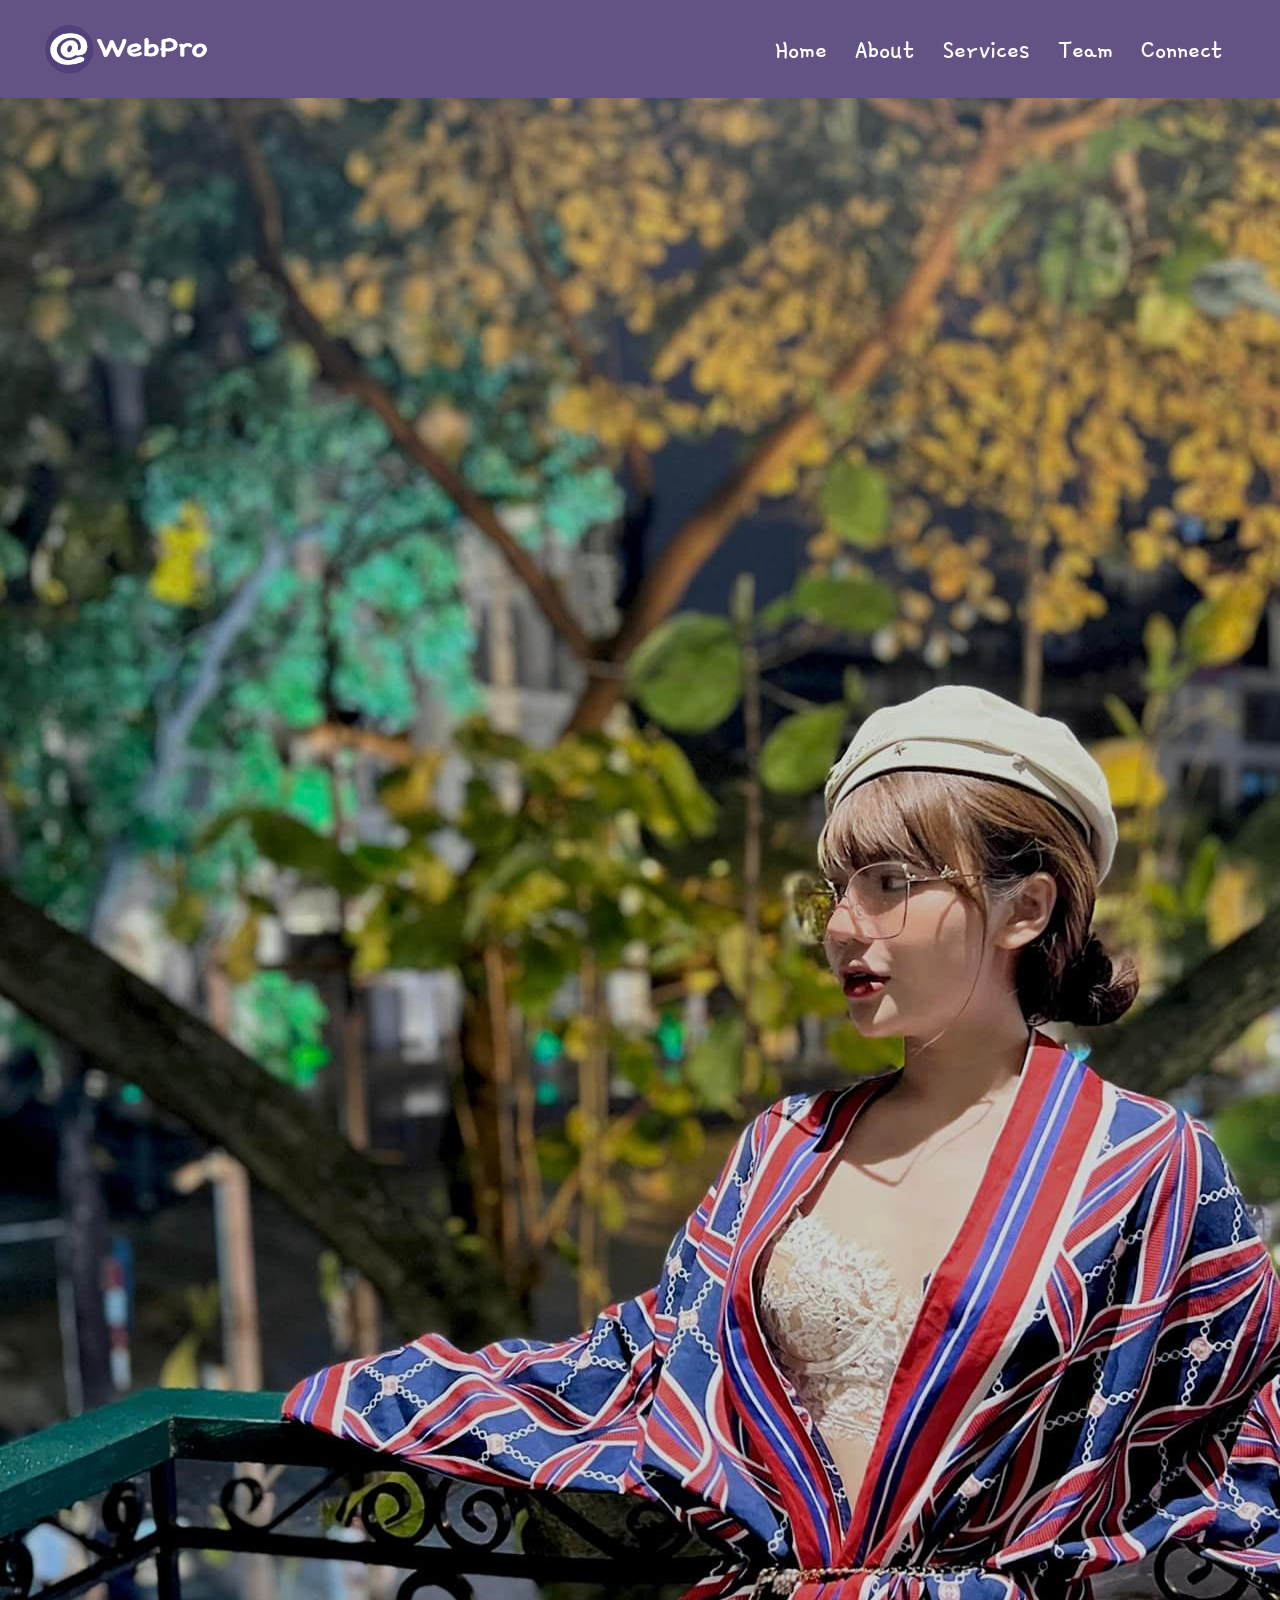
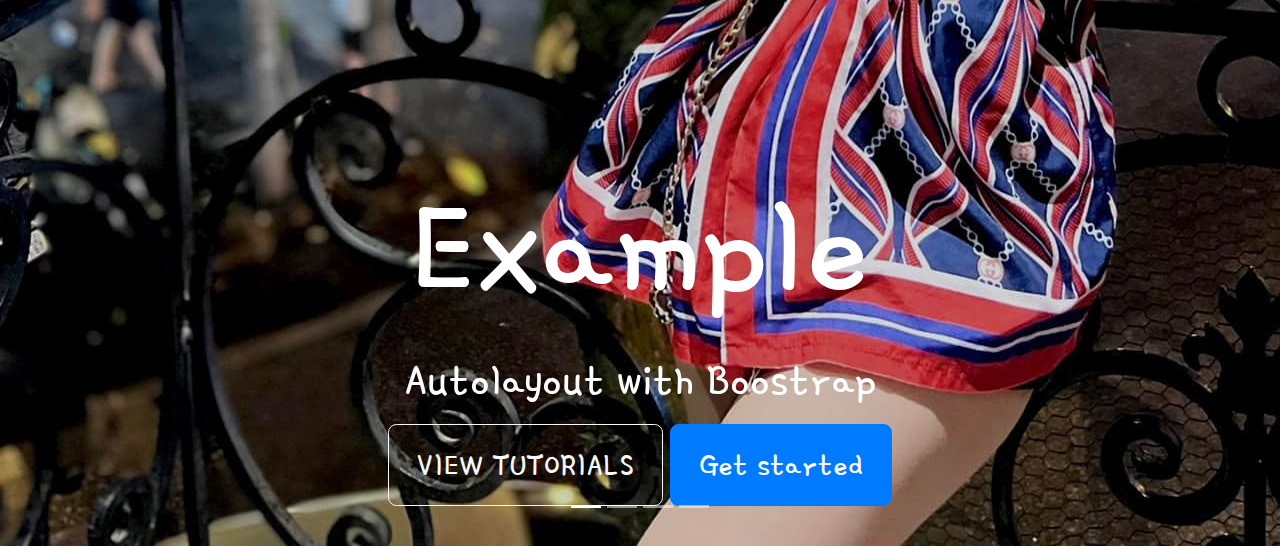
<file: Meo meo/Html/index.html>
<!DOCTYPE html>
<html>
<head>
    <meta charset="UTF-8">
    <meta name="viewport" content="width=device-width, initial-scale=1">
    <title>This is a WebPage using Bootstrap 4</title>
    <!-- Import Boostrap css, Js, font awesome here -->
    <link rel="stylesheet" href="https://maxcdn.bootstrapcdn.com/bootstrap/4.1.3/css/bootstrap.min.css">       
    <link href="https://use.fontawesome.com/releases/v5.0.4/css/all.css" rel="stylesheet">    
    <script src="https://ajax.googleapis.com/ajax/libs/jquery/3.3.1/jquery.min.js">
    </script>
    <script src="https://cdnjs.cloudflare.com/ajax/libs/popper.js/1.14.3/umd/popper.min.js">
    </script>
    <script src="https://maxcdn.bootstrapcdn.com/bootstrap/4.1.3/js/bootstrap.min.js"></script>
    <link href="../css/style.css" rel="stylesheet">
</head>
<body>
<!-- Navigation -->
<nav class="navbar navbar-expand-md navbar-light bg-light sticky-top">
    <div class="container-fluid">
        <a class="navbar-branch" href="#">
            <img src="../images/logo.png" height="50">
        </a>
        <button class="navbar-toggler" type="button" data-toggle="collapse"
             data-target="#navbarResponsive">
            <span class="navbar-toggler-icon"></span>
        </button>
        <div class="collapse navbar-collapse" id="navbarResponsive">
            <ul class="navbar-nav ml-auto">
                <li class="nav-item">
                    <a class="nav-link active" href="#">Home</a>
                </li>
                <li class="nav-item">
                    <a class="nav-link" href="#">About</a>
                </li>
                <li class="nav-item">
                    <a class="nav-link" href="#">Services</a>
                </li>
                <li class="nav-item">
                    <a class="nav-link" href="#">Team</a>
                </li>
                <li class="nav-item">
                    <a class="nav-link" href="#">Connect</a>
                </li>
            </ul>
        </div>
    </div>
</nav>
<!-- Carousel -->
<div id="slides" class="carousel slide" data-ride="carousel">
    <ul class="carousel-indicators">
        <li data-target="#slides" data-slide-to="0" class="active"></li>
        <li data-target="#slides" data-slide-to="1"></li>
        <li data-target="#slides" data-slide-to="2"></li>
        <li data-target="#slides" data-slide-to="3"></li>
    </ul>
    <div class="carousel-inner">
            <div class="carousel-item active">
                <img src="../images/meo 1.jpg">
                <div class="carousel-caption">
                    <h1 class="display-2">Example</h1>
                    <h3>Autolayout with Boostrap</h3>
                    <button type="button" class="btn btn-outline-light btn-lg">
                        VIEW TUTORIALS
                    </button>
                    <button type="button" class="btn btn-primary btn-lg">Get started</button>
                </div>
            </div>
            <div class="carousel-item">
                <img src="../images/meo 2.jpg">
            </div>
            <div class="carousel-item">
                <img src="../images/meo 3.jpg">
            </div>
            <div class="carousel-item">
                <img src="../images/meo 4.jpg">
            </div>
    </div>
</div>    
</body>
</html>
</file>
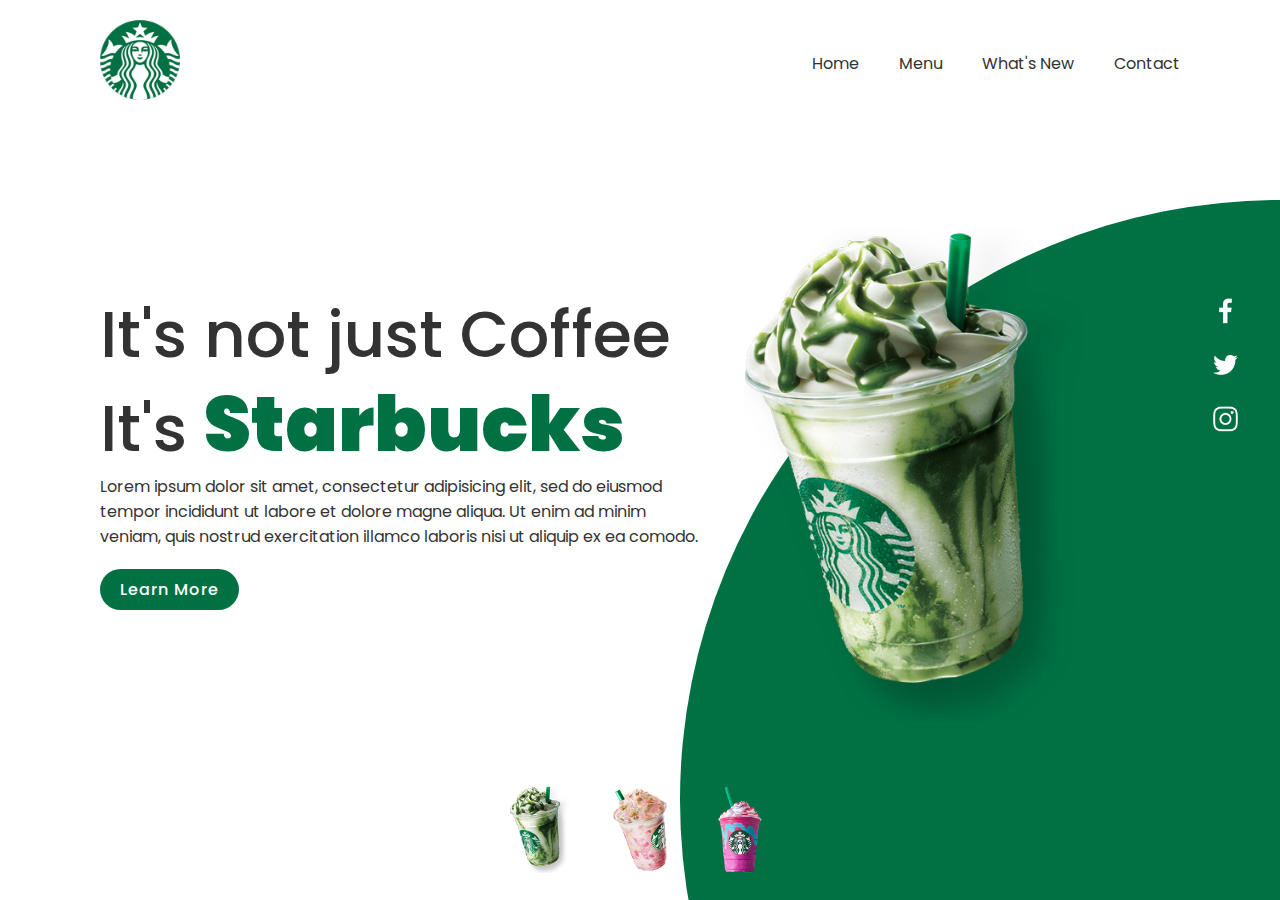
<file: StarbucksPage/html/index.html>
<!DOCTYPE html>
<html lang="en">
<head>
    <meta charset="UTF-8">
    <meta name="viewport" content="width=device-width", initial-scale="1.0">
    <title>Responsive Starbucks Website Landing Page</title>
    <link rel="stylesheet" href="../css/style.css">
</head>
<body>
    <section>
        <div class="circle"></div>
        <header>
            <a href="#" ><img src="../images/logo.png" class="logo"></a>
            <div class="toggle" onclick="toggleMenu();"></div>
            <ul>
                <li><a href="#">Home</a></li>
                <li><a href="#">Menu</a></li>
                <li><a href="#">What's New</a></li>
                <li><a href="#">Contact</a></li>
            </ul>
        </header>
        <div class="content">
            <div class="textBox">
                <h2>It's not just Coffee<br>It's <span>Starbucks</span></h2>
                <p>Lorem ipsum dolor sit amet, consectetur adipisicing elit, sed do eiusmod
                tempor incididunt ut labore et dolore magne aliqua. Ut enim ad minim veniam,
                quis nostrud exercitation illamco laboris nisi ut aliquip ex ea comodo.
                </p>
                <a href="#">Learn More</a>
            </div>
            <div class="imgBox">
                <img src="../images/img1.png" class="starbucks">
            </div>
        </div>
        <ul class="thumb">
            <li><img src="../images/thumb1.png" onclick="imgSlider('../images/img1.png');changeCircleColor('#017143')"></li>
            <li><img src="../images/thumb2.png" onclick="imgSlider('../images/img2.png');changeCircleColor('#eb7495')"></li>
            <li><img src="../images/thumb3.png" onclick="imgSlider('../images/img3.png');changeCircleColor('#d752b1')"></li>
        </ul>
        <ul class="sci">
            <li><a href="#"><img src="../images/facebook.png"></a></li>
            <li><a href="#"><img src="../images/twitter.png"></a></li>
            <li><a href="#"><img src="../images/instagram.png"></a></li>
        </ul>
    </section>

    <script type="text/javascript">
        function imgSlider(anything){
            document.querySelector('.starbucks').src = anything;
        }
        function changeCircleColor(color){
            const circle = document.querySelector('.circle');
            circle.style.background = color;
        }
        function toggleMenu(){
            var menuToggle = document.querySelector('.toggle');
            menuToggle.classList.toggle('active')
        }
    </script>
</body>
</html>
</file>
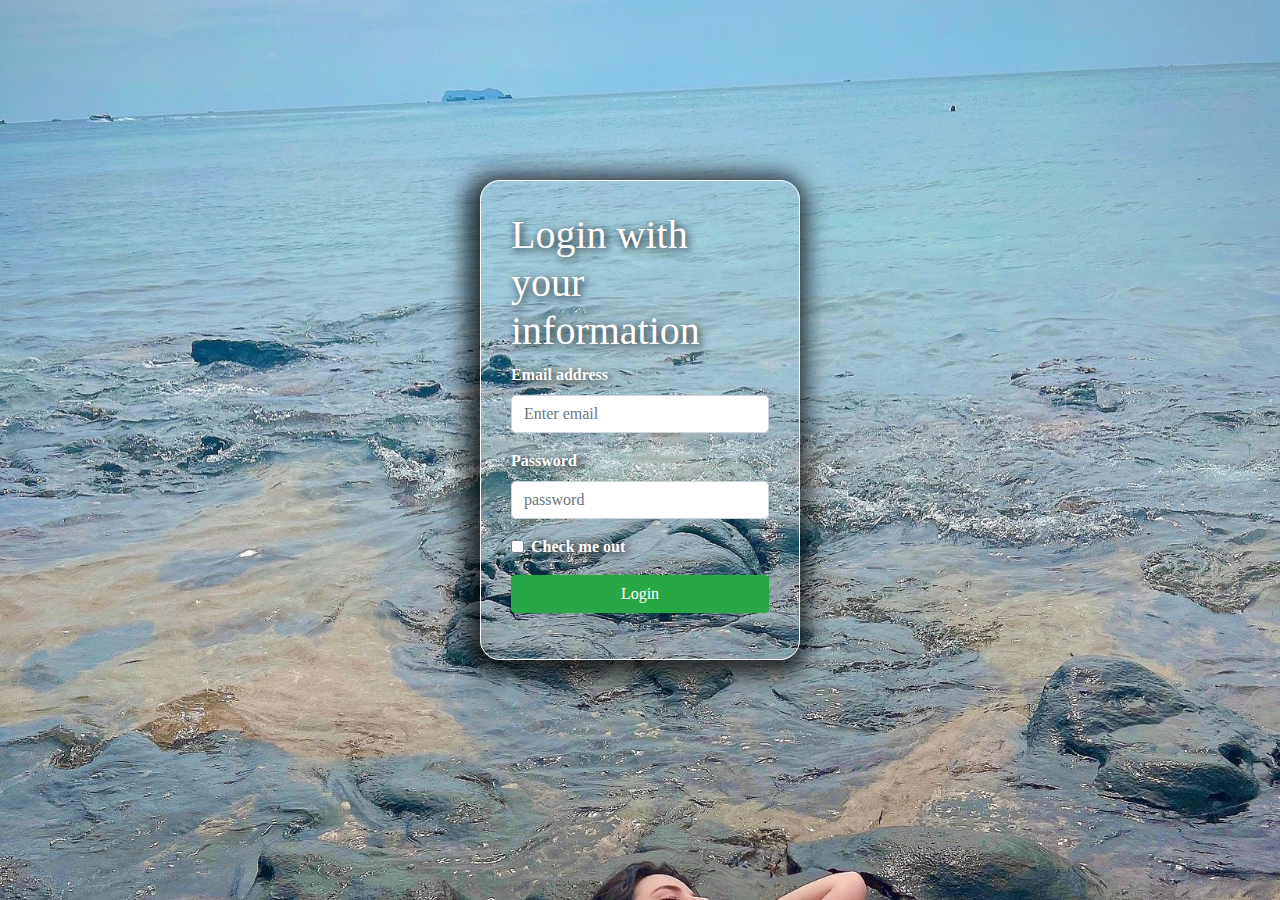
<file: LoginForm/login.html>
<!DOCTYPE html>
<html>
<head>
    <meta charset="utf-8">
	<meta name="viewport" content="width=device-width, initial-scale=1">
	<title>Login Form with validation using JQuery</title>	
    <!-- Import Bootstrap and JQuery -->
    <script src="https://ajax.googleapis.com/ajax/libs/jquery/3.3.1/jquery.min.js">
    </script>
    <link rel="stylesheet" href="https://maxcdn.bootstrapcdn.com/bootstrap/4.1.3/css/bootstrap.min.css"> 
    <script src="https://maxcdn.bootstrapcdn.com/bootstrap/4.1.3/js/bootstrap.min.js">    
    </script>            
    <!-- My CSS and JQuery -->
    <link href="../LoginForm/login.css" rel="stylesheet">
    <script type="text/javascript" src="../LoginForm/login.js"></script>
</head>
<body>
    <div class="container-fluid bg">
        <div class="row justify-content-center">
            <div class="col-md-3 col-sm-6 col-xs-12 row-container">
                <form>
                    <h1>Login with your information</h1>
                    <div class="form-group">
                        <label for="email">Email address</label>
                        <input type="email" class="form-control" id="email" placeholder="Enter email">
                        <p class="emailError"></p>
                    </div>
                    <div class="form-group">
                        <label for="password">Password</label>
                        <input type="password" class="form-control" id="password" placeholder="password" oninput="checkPass()">
                        <p class="passwordError"></p>
                    </div>
                    <div class="form-check">
                        <input type="checkbox" class="form-check-input" id="rememberMe">
                        <label class="form-check-label" for="rememberMe">Check me out</label>
                    </div>
                    <button type="submit" class="btn btn-success btn-block my-3">Login</button>
                </form>
            </div>
        </div>
    </div>
</body>
</html>
<script>
     function checkPass(){
         debugger
        var password = $(this).val();
        if(!validatePassword(password)){
            //Error?
            $(".passwordError").html("Password must be at least 5 character");
        } else {
            $(".passwordError").html("");
        }
    }

    function validatePassword(inputPassword){
    return inputPassword.length > 4;
}
</script>
</file>
<file: hàng đồ ăn/style.css>
@import url('https://fonts.googleapis.com/css2?family=Poppins:ital,wght@0,400;0,500;0,600;1,200;1,400;1,500&display=swap');
*{
    padding:0;
    margin:0;
    box-sizing: border-box;
    font-family:'Poppins', sans-serif;
    cursor: pointer;
}

#wrapper {
    /* Kích thước màn hình là 1280 x 720 */
    width: 100%;
    height: 100vh;
}
#header {
    width: 100%;
    padding:0px 30px;
    margin-top:33px;
    display: flex;
    justify-content: space-between;
    align-items: center;    
}

#menu {
    list-style:none;
    display: flex;
}

#menu .item {
    margin:0px 25px;
}

#menu .item a {
    color:#626A67;
    text-decoration: none;
}


#actions {
    display: flex;
}

#actions .item {
    margin-left:22px;
}





#banner {
    width: 100%;
    background-image :url("assets/banner.png");
    height: 463px;
    margin-top:40px;
    display: flex;
    padding:0px 133px;
    position:relative;
}

#banner .box-left ,#banner .box-right {
    width: 50%;
}

#banner  .box-left h2 {
    font-size:48px;
    margin-top:75px;
    color:#fff;
}

#banner .box-left p {
    color:#D0D0D0;
}

#banner .box-left button {
    width: 191px;
    height: 40px;
    margin-top:41px;
    background:#1d1a1a;
    border:none;
    outline:none;
    color:#fff;
    font-weight: bold;
    border-radius: 20px;
    transition:0.4s;
}

#banner .box-left button:hover {
    background:orange;
}

#banner .box-right {
    padding-left:200px;
    display: flex;
    justify-content: center;
    align-items: center;
}

#banner .box-right img {
    margin:0px 10px;
    animation :animation 3s infinite linear; 
}


#banner .box-right img:nth-child(1)
{
    animation-delay: 0.5s;
}
#banner .box-right img:nth-child(2)
{
    
    animation-delay: 1s;
}

@keyframes animation {
    0%{
        transform:translateY(0px);
    }
    50%{
        transform: translateY(-10px);
    }
    100%{
        transform: translateY(0px);
    }
    
}

.to-bottom {
    position:absolute;
    bottom:-40px;
    left:50%;
    transform:translateX(-50%);
}



#wp-products {
    padding-top:116px;
    padding-bottom: 78px;
    padding-left:134px;
    padding-right:134px;
}

#wp-products h2 {
    text-align: center;
    margin-bottom: 76px;
    font-size:32px;
    color:#626a67;
}


#list-products {
    display: flex;
    list-style: none;
    justify-content: space-around;
    align-items: center;
    flex-wrap: wrap;
}

#list-products .item {
    width: 290px;
    height: 374px;
    background:#362f2f;
    border-radius: 10px;
    margin-bottom: 50px;
}

#list-products .item img {
    display: block;
    margin:0px auto;
    margin-top:17px;
}

#list-products .item .stars {

    display: flex;
    margin:0px auto;
    width: 50%;
}

#list-products .item .name {
    text-align: center;
    color:#fff;
    font-weight: bold;
    margin-top:21px;
}

#list-products .item .desc {
    text-align: center;
    color:#626a67;
}

#list-products .item .price {
    text-align: center;
    color:#f42424;
    font-weight: bold;
    margin-top:20px;
}


.list-page {
    width: 50%;
    margin:0px auto;
}

.list-page {
    display: flex;
    list-style: none;
    justify-content: center;
    align-items: center;
}

.list-page .item {
    margin:0px 15px;
    width: 37px;
    height: 37px;
    background:#362f2f;
    border-radius: 50%;
    display: flex;
    justify-content: center;
    align-items: center;
}
.list-page .item a {
    color:#fff;
    text-decoration: none;
}


#saleoff {
    width: 100%;
    display: flex;
    height: 322px;
}
#saleoff .box-left ,#saleoff .box-right {
    width: 50%;
}
#saleoff .box-left {
    background:#3e413e;
    text-align: center;
    min-height: 322px;
}

#saleoff .box-left h1 {
    padding-top:38px;
}
#saleoff .box-left span:nth-child(1)
{
    color:#fff;
    font-size:50px;
}

#saleoff .box-left span:nth-child(2)
{
    color:orange;
    font-size:128px;
}

#saleoff .box-right {
    background-image:url("assets/off.png");
}


#comment {
    width: 1012px;
    height: 478px;
    margin:0px auto;
    margin-top:184px;
    margin-bottom: 50px;
}

#comment h2 {
    text-align: center;
    margin-bottom: 50px;
    font-size:32px;
    color:#626a67;
}


#comment-body{
    display: flex;
    justify-content: center;
    align-items: center;
    width: 1000px;
    height: 400px;
    list-style: none;
    overflow: hidden;
}

#list-comment {
    width: 100%;
    height: 100%;
    list-style: none;
    transition:0.5s;
}

#list-comment .item {
    width: 100%;
    height: 100%;
    background:#362f2f;
    border-radius: 20px;
    padding-top:50px;
}

#list-comment .item .avatar {
    text-align: center;
    margin-top:13px;
}

#list-comment .item .stars {
    display: flex;
    margin:0px auto;
    width: 50%;
    margin-top:32px;
    justify-content: center;
    align-items: center;
}

#list-comment .item .name {
    text-align: center;
    font-weight: bold;
    color:#fff;
}

#list-comment .item .text {
    padding:20px 50px;
    color:#fff;
   
}

#footer {
    width: 100%;
    background:rgb(0,0,0,0.79);
    height: 322px;
    margin-top:338px;
    padding:0px 63px;
    padding-top:57px;
    display: flex;
    justify-content: space-around;
}

#footer .box {
    width: 250px;
    color:#fff;
}

#footer .box .quick-menu {
    margin-top:40px;

}


#footer .box .quick-menu .item{
    margin-bottom:12px;

}
#footer .box .quick-menu ,.item a{
    color:#fff;
    text-decoration: none;
}



#footer .box form input {
    width: 294px;
    height: 42px;
    background:transparent;
    padding-left:20px;
    color:#fff;
    margin-top:30px;
}

#footer .box form button {
    background:#362f2f;
    box-shadow: 5px 5px 4px rgba(0,0,0.25);
    width: 163px;
    height: 38px;
    margin-top:29px;
    color:#fff;
}
</file>
<file: Web Bán Coffee/css/style.css>
@import url('https://fonts.googleapis.com/css2?family=Nunito:wght@200;300;400;500;700&display=swap');

:root{
    --main-color: #d3ad7f;
    --black: #13131a;
    --bg: #010103;
    --border: .1rem solid rgba(255, 255, 255,.3);
}

*{
    font-family: 'Roboto', sans-serif;
    margin: 0; padding: 0;
    box-sizing: border-box;
    outline: none; border: none;
    text-decoration: none;
    text-transform: capitalize;
    transition: .2s linear;
}

html{
    font-size: 62.5%;
    overflow-x: hidden;
    scroll-padding-top: 9rem;
    scroll-behavior: smooth;
}

html::-webkit-scrollbar{
    width: .8rem;
}

html::-webkit-scrollbar-track{
    background: transparent;
}

html::-webkit-scrollbar-thumb{
    background: #fff;
    border-radius: 5rem;
}

body{
    background: var(--bg);
}

section{
    padding: 2rem 7%;
}

.heading{
    text-align: center;
    color: #fff;
    text-transform: uppercase;
    padding-bottom: 3.5rem;
    font-size: 4rem;
}

.heading span{
    color: var(--main-color);
    text-transform: uppercase;
}


.btn{
    margin-top: 1rem;
    display: inline-block;
    padding: .9rem 3rem;
    font-size: 1.7rem;
    color: #fff;
    background: var(--main-color);
    cursor: pointer;
}

.btn:hover{
    letter-spacing: .2rem;
}

.header{
    background: var(--bg);
    display: flex;
    align-items: center;
    justify-content: space-between;
    padding: 1.5em 7%;
    border-bottom: var(--border);
    position: fixed;
    top: 0; left: 0; right: 0;
    z-index: 1000;
}

.header .logo img{
    height: 6rem;
}

.header .navbar a{
    margin:0 1rem;
    font-size: 1.6rem;
    color: #fff;
}

.header .navbar a:hover{
    color: var(--main-color);
    border-bottom: .1rem solid var(--main-color);
    padding-bottom: .5rem;
}

.header .icons div{
    color: #fff;
    cursor: pointer;
    font-size: 2.5rem;
    margin-left: 2rem;
}

.header .icons div: hover{
    color: var(--main-color);
}

#menu-btn{
    display: none;
}

.header .search-form{
    position: absolute;
    top: 115%; right: 7%;
    background: #fff;
    width: 50rem;
    height: 5rem;
    display: flex;
    align-items: center;
    transform: scaleY(0);
    transform-origin: top;
}

.header .search-form.active{
    transform: scaleY(1);
}

.header .search-form  input{
    height: 100%;
    width: 100%;
    font-size: 1.6rem;
    color: var(--black);
    padding: 1rem;
    text-transform: none;
}

.header .search-form label{
    cursor: pointer;
    font-size: 2.2rem;
    margin-right: 1.5rem;
    color: var(--black);
}

.header .search-form label:hover{
    color: var(--main-color);
}

.header .cart-items-container{
    position: absolute;
    top: 100%; right: -100%;
    height: calc(100vh - 9.5rem);
    width: 35rem;
    background: #fff;
    padding: 0 1.5rem;
}

.header .cart-items-container.active{
    right: 0;
}

.header .cart-items-container .cart-items{
    position: relative;
    margin: 2rem 0;
    display: flex;
    align-items: center;
    gap: 1.5rem;
}

.header .cart-items-container .cart-items .fa-times{
    position: absolute;
    top: 1rem; right: 1rem;
    font-size: 2rem;
    cursor: pointer;
    color: var(--black);
}

.header .cart-items-container .cart-items .fa-times:hover{
    color: var(--main-color);
}

.header .cart-items-container .cart-items img{
    height: 7rem;
}

.header .cart-items-container .cart-items .content h3{
    font-size: 2rem;
    color: var(--black);
    padding-bottom: .5rem;
}

.header .cart-items-container .cart-items .content .price{
    font-size: 1.5rem;
    color: var(--black);
}

.header .cart-items-container .btn{
    width: 100%;
    text-align: center;
}

.home{
    min-height: 100vh;
    display: flex;
    align-items: center;
    background: url(../images/home-img.jpeg) no-repeat;
    background-size: cover;
    background-position: center;
}

.home .content{
    max-width: 60rem;
}

.home .content h3{
    font-size: 6rem;
    text-transform: uppercase;
    color: #fff;
}

.home .content p{
    font-size: 2rem;
    font-weight: lighter;
    line-height: 1.8;
    padding: 1rem 0;
    color: #eee;
}

.about .row{
    display: flex;
    align-items: center;
    background: var(--black);
    flex-wrap: wrap;
}

.about .row .image{
    flex: 1 1 45rem;
}

.about .row .image img{
    width: 100%;
}

.about .row .content{
    flex: 1 1 45rem;
    padding: 2rem;
}

.about .row .content h3{
    font-size: 3rem;
    color: #fff;
}

.about .row .content p{
    font-size: 1.6rem;
    color: #ccc;
    padding: 1rem 0;
    line-height: 1.8;
}

.menu .box-container{
    display: grid;
    grid-template-columns: repeat(auto-fit, minmax(30rem, 1fr));
    gap: 1.5rem;
}

.menu .box-container .box{
    padding: 5rem;
    text-align: center;
    border: var(--border);
}

.menu .box-container .box img{
    height: 10rem;
}

.menu .box-container .box h3{
    color: #fff;
    font-size: 2rem;
    padding: 1rem 0;
}

.menu .box-container .box price{
    color: #fff;
    font-size: 2.5rem;
    padding: .5rem 0;
}

.menu .box-container .box price span{
    font-size: 1.5rem;
    text-decoration: line-through;
    font-weight: lighter;
}

.menu .box-container .box:hover{
    background: #fff;
}

menu .box-container .box:hover > *{
    background: var(--black);
}

.products .box-container{
    display: grid;
    grid-template-columns: repeat(auto-fit, minmax(30rem, 1fr));
    gap: 1.5rem;
}

.products .box-container .box{
    text-align: center;
    border: var(--border);
    padding: 2rem;
}

.products .box-container .box .icons a{
    height: 5rem;
    width: 5rem;
    line-height: 5rem;
    font-size: 2rem;
    border: var(--border);
    color: #fff;
    margin: 1.5rem;;
}

.products .box-container .box .icons a:hover{
    background: var(--main-color);
}

.products .box-container .box .image{
    padding: 2.5rem 0;
}

.products .box-container .box .image img{
    height: 25rem;
}

.products .box-container .box .content h3{
    color: #fff;
    font-size: 2.5rem;
}

.products .box-container .box .content .stars{
    padding: 1.5rem;
}

.products .box-container .box .content .stars i{
    font-size: 1.7rem;
    color: var(--main-color);
}

.products .box-container .box .content .price{
    color: #fff;
    font-size: 2.5rem;
}

.products .box-container .box .content .price span{
    text-decoration: line-through;
    font-weight: lighter;
    font-size: 1.5rem;
}

.review .box-container{
    display: grid;
    grid-template-columns: repeat(auto-fit, minmax(30rem, 1fr));
    gap: 1.5rem;
}

.review .box-container .box{
    border: var(--border);
    text-align: center;
    padding: 3rem 2rem;
}

.review .box-container .box p{
    font-size: 1.6rem;
    line-height: 1.8;
    color: #ccc;
    padding: 2rem 0;
}

.review .box-container .box .quote{
    height: 5rem;
    width: 5rem;
}

.review .box-container .box .user{
    height: 7rem;
    width: 7rem;
    border-radius: 50%;
    object-fit: cover;
}

.review .box-container .box h3{
    padding: 1rem 0;
    font-size: 2rem;
    color: #fff;
}

.review .box-container .box .stars i{
    font-size: 1.5rem;
    color: var(--main-color);
}

.contact .row{
    display: flex;
    background: var(--black);
    flex-wrap: wrap;
    gap: 1rem;
}

.contact .row .map{
    flex: 1 1 45rem;
    width: 100%;
    object-fit: cover;
}

.contact .row form{
    flex: 1 1 45rem;
    padding: 5rem 2rem;
    text-align: center;
}

.contact .row form h3{
    text-transform: uppercase;
    font-size: 3.5rem;
    color: #fff;
}

.contact .row form .inputBox{
    display: flex;
    align-items: center;
    margin-top: 2rem;
    margin-bottom: 2rem;
    background: var(--bg);
    border: var(--border);
}

.contact .row form .inputBox span{
    color: #fff;
    font-size: 2rem;
    padding-left: 2rem;
}

.contact .row form .inputBox input{
    width: 100%;
    padding: 2rem;
    font-size: 1.7rem;
    color: #fff;
    text-transform: none;
    background: none;
}

.blogs .box-container{
    display: grid;
    grid-template-columns: repeat(auto-fit, minmax(30rem, 1fr));
    gap: 1.5rem;
}

.blogs .box-container .box{
    border: var(--border);
}

.blogs .box-container .box .image{
    height: 25rem;
    overflow: hidden;
    width: 100%;
}

.blogs .box-container .box .image img{
    height: 100%;
    object-fit: cover;
    width: 100%;
}

.blogs .box-container .box:hover .image img{
    transform: scale(1.2);
}

.blogs .box-container .box .content{
    padding: 2rem;
}

.blogs .box-container .box .content .title{
    font-size: 2.5rem;
    line-height: 1.5;
    color: #fff;
}

.blogs .box-container .box .content .title:hover{
    color: var(--main-color);
}

.blogs .box-container .box .content span{
    color: var(--main-color);
    display: block;
    padding-top: 1rem;
    font-size: 2rem;
}

.blogs .box-container .box .content p{
    font-size: 1.6rem;
    line-height: 1.8;
    color: #ccc;
    padding: 1rem 0;
}

.footer{
    background: var(--black);
    text-align: center;
}

.footer .share{
    padding: 1rem 0;
}

.footer .share a{
    height: 5rem;
    width: 5rem;
    line-height: 5rem;
    font-size: 2rem;
    color: #fff;
    border: var(--border);
    margin: .3rem;
    border-radius: 50%;
}

.footer .share a;:hover{
    background-color: var(--main-color);
}

.footer .links{
    display: flex;
    justify-content: center;
    flex-wrap: wrap;
    padding: 2rem 0;
    gap: 1rem;
}

.footer .links a{
    padding: .7rem 2rem;
    color: #fff;
    border: var(--border);
    font-size: 2rem
}

.footer .links a:hover{
    background: var(--main-color);
}

.footer .credit{
    font-size: 2rem;
    color: #fff;
    font-weight: lighter;
    padding: 1.5rem;
}

.footer .credit span{
    color: var(--main-color);
}


/* media queries */
@media (max-width:991px){

    html{
        font-size: 55%;
    }

    .header{
        padding: 1.5rem 2rem;
    }

    section{
        padding: 2rem;
    }

}

@media (max-width:768px){
    
    #menu-btn{
        display: inline-block;
    }

    .header .navbar{
        position: absolute;
        top: 100%; right: -100%;
        background: #fff;
        width: 30rem;
        height: calc(100vh - 9.5rem);
    }

    .header .navbar.active{
        right: 0;
    }

    .header .navbar a{
        color: var(--black);
        display: block;
        margin: 1.5rem;
        padding: .5rem;
        font-size: 2rem;
    }

    .header .search-form{
        width: 90%;
        right: 2rem;
    }

    .home{
        background-position: left;
        justify-content: center;
        text-align: center;
    }

    .home .content h3{
        font-size: 4.5rem;
    }

    .home .content p{
        font-size: 1.5rem;
    }
}

@media (max-width:450px){

    html{
        font-size: 50%;
    }
}
</file>
<file: Web Bán Giày/css/style.css>
@import url('https://fonts.googleapis.com/css2?family=Nunito:wght@200;300;400;500;700&display=swap');

:root{
    --black: #2c2c54;
    --orange: #ff9f1a;
}


*{
    font-family: 'Nunito', sans-serif;
    margin: 0; padding: 0;
    box-sizing: border-box;
    outline: none; border: none;
    text-decoration: none;
    text-transform: capitalize;
    transition: all .2s linear;
}

html{
    font-size: 62.5%;
    overflow-x: hidden;
    scroll-padding-top: 6rem;
    scroll-behavior: smooth;
}

section{
    padding: 2rem 9%;
}

.btn{
    display: inline-block;
    margin-top: 1rem;
    border-radius: .5rem;
    border: .2rem solid var(--black);
    font-weight: bolder;
    font-size: 1.7rem;
    color: var(--black);
    cursor: pointer;
    background: #fff;
    padding: .8rem 3rem;
}

.btn:hover{
    background: var(--orange);
    color: #fff;
}

header{
    position: fixed;
    top: 0; left: 0; right: 0;
    z-index: 1000;
    background: #fff;
    padding: 2rem 9%;
    display: flex;
    align-items: center;
    justify-content: space-between;
    box-shadow: 0 .5rem 1rem rgba(0,0,0,.1);
}

header .logo{
    font-size: 2.5rem;
    color: var(--black);
}

header .navbar a{
    font-size: 1.7rem;
    color: var(--black);
    margin: 0 1rem;
}

header .navbar a:hover{
    color: var(--orange);
}

header .icons a{
    font-size: 2.5rem;
    color: var(--black);
    margin-left:1.5rem;
}

header .icons a:hover{
    color: var(--orange);
}

.header .search-form{
    position: absolute;
    top: 115%; right: 7%;
    background: #fff;
    width: 50rem;
    height: 5rem;
    display: flex;
    align-items: center;
    transform: scaleY(0);
    transform-origin: top;
}

.header .search-form.active{
    transform: scaleY(1);
}

.header .search-form  input{
    height: 100%;
    width: 100%;
    font-size: 1.6rem;
    color: var(--black);
    padding: 1rem;
    text-transform: none;
}

.header .search-form label{
    cursor: pointer;
    font-size: 2.2rem;
    margin-right: 1.5rem;
    color: var(--black);
}

.header .search-form label:hover{
    color: var(--orange);
}

#menu-bar{
    font-size: 2.5rem;
    padding: 1.5rem .5rem;
    border: .1rem solid var(--black);
    color: var(--black);
    border-radius: .3rem;
    cursor: pointer;
    display: none;
}

.home{
    padding: 0;
    position: relative;
}

.home .slide-container .slide{
    min-height: 100vh;
    display: flex;
    align-items: center;
    flex-wrap: wrap;
    gap: 1.5rem;
    padding: 0 9%;
    padding-top: 9rem;
}

.home .slide-container .slide .content{
    flex: 1 1 40rem;
    animation: slideContent .5s linear 1s backwards;
}

@keyframes slideContent{
    0%{
        opacity: 0;
        transform: translateX(-10rem);
    }
}

.home .slide-container .slide .image{
    flex: 1 1 50rem;
    padding-bottom: 15rem;
    position: relative;
    z-index: 0;
}

.home .slide-container .slide .image .shoe{
    width: 100%;
    transform: rotate(-35deg);
    animation: shoe .3s linear;
}

@keyframes shoe{
    0%{
        transform: rotate(0deg) scale(.5);
    }
}

.home .slide-container .slide .image .text{
    position: absolute;
    top: 0; left: 0;
    z-index: -1;
    animation: shoeText .5s linear .5s backwards;
}

@keyframes shoeText{
    0%{
        opacity: 0;
        top: -10rem;
    }
}

.home .slide-container .slide .content span{
    font-size: 2rem;
    color: var(--orange);
}

.home .slide-container .slide .content h3{
    font-size: 5rem;
    color: var(--black);
}

.home .slide-container .slide .content p{
    font-size: 1.7rem;
    color: #666;
    padding: .5rem 0;
}

.home .slide-container{
    display: none;
}

.home .slide-container.active{
    display: block;
}

.home #prev,
.home #next{
    position: absolute;
    top:50%;
    transform:translateY(-50%);
    border-radius: 50%;
    z-index: 100;
    height: 5rem;
    width: 5rem;
    line-height: 4.5rem;
    font-size: 2rem;
    color: var(--black);
    border: .2rem solid var(--black);
    cursor: pointer;
}

.home #prev:hover,
.home #next:hover{
    color: #fff;
    background: var(--orange);
}

.home #prev{
    left: 3rem;
}

.home #next{
    right: 3rem;
}

.service .box-container{
    display: flex;
    flex-wrap: wrap;
    gap:1.5rem;
    background: #f9f9f9;
    border: .1rem solid rgba(0,0,0,.1);
    border-radius: .5rem;
    padding: 2rem;
}

.service .box-container .box{
    text-align: center;
    flex: 1 1 30rem;
}

.service .box-container .box i{
    font-size: 4rem;
    color: var(--orange);
}

.service .box-container .box h3{
    font-size: 2rem;
    color: var(--black);
    padding-top: 1rem;
}

.service .box-container .box p{
    font-size: 1.5rem;
    color: #666;
    padding: 1rem 0;
}



































/* media queries */

@media (max-width: 991px) {
    
    html{
        font-size: 55%;
    }

    header{
        padding: 2rem;
    }

    section{
        padding: 2rem;
    }

}

@media (max-width: 768px){

    #menu-bar{
        display: block;
    }

    header .navbar{
        position: absolute;
        top: 100%; left: -120%;
        width: 100%;
        background: #eee;
        border-top: .1rem solid rgba(0,0,0,.1);
    }

    header .navbar a{
        font-size: 2rem;
        background: #fff;
        border: .1rem solid var(--black);
        border-radius: .5rem;
        padding: 1.5rem;
        margin: 1.5rem;
        display: block;
        text-align: center;
    }

    .home .slide-container .slide .image .text{
        width: 60%;
    }

    .home #prev,
    .home #next{
        top:85%
    }

}

@media (max-width: 400px) {
    
    html{
        font-size: 50%;
    }

    .home .slide-container .slide .image{
        padding-bottom: 6rem;
    }

}
</file>
<file: Meo meo/css/style.css>
@import url('https://fonts.googleapis.com/css?family=Gamja+Flower');
html, body{
    width: 100%;
    height: 100%;
    font-family: 'Gamja Flower';
    font-size: 28px;
    color: #222;
}
.navbar {
    background-color: rgba(82,64,120,0.9) !important;
}
.navbar li a {
    color: white !important;
}
.navbar li a:hover {
    color: black !important;
}
.carounsel-inner img {
    width: 100%;
}
.carounsel-caption {
    position: absolute;
    top: 50%;
}
.carounsel-caption h1{
    font-size: 400%;
    text-transform: uppercase;
    text-shadow: 5px 5px 15px #000;
}
.carounsel-caption h3{
    font-size: 200%;
    text-shadow: 2px 2px 10px #000;
}
</file>
<file: StarbucksPage/css/style.css>
@import url('https://fonts.googleapis.com/css?family=Poppins:200,300,400,500,600,700,900&display=swap');

*
{
    margin: 0;
    padding: 0;
    box-sizing: border-box;
    font-family: 'Poppins', sans-serif;
}
section
{
    position: relative;
    width: 100%;
    min-height: 100vh;
    padding: 100px;
    display: flex;
    justify-content: space-between;
    align-items: center;
    background: #fff;
}
header
{
    position: absolute;
    top: 0;
    left: 0;
    width: 100%;
    padding: 20px 100px;
    display: flex;
    justify-content: space-between;
    align-items: center;
}
header .logo
{
    position: relative;
    max-width: 80px;
}
header ul
{
    position: relative;
    display: flex;
}
header ul li
{
    list-style: none;
}
header ul li a
{
    display: inline-block;
    color: #333;
    font-weight: 400;
    margin-left: 40px;
    text-decoration: none;
}
.content
{
    position: relative;
    width: 100%;
    display: flex;
    justify-content: space-between;
    align-items: center;
}
.content .textBox
{
    position: relative;
    max-width: 600px;
}
.content .textBox h2
{
    color: #333;
    font-size: 4em;
    line-height: 1.4em;
    font-weight: 500;
}
.content .textBox h2 span
{
    color: #017143;
    font-size: 1.2em;
    font-weight: 900;
}
.content .textBox p
{
    color: #333;
}
.content .textBox a
{
    display: inline-block;
    margin-top: 20px;
    padding: 8px 20px;
    background: #017143;
    color: #fff;
    border-radius: 40px;
    font-weight: 500;
    letter-spacing: 1px;
    text-decoration: none;
}
.content .imgBox
{
    width: 600px;
    display: flex;
    justify-content: flex-end;
    padding-right: 50px;
    margin-top: 50px;
}
.content .imgBox img
{
    max-width: 340px;
}
.thumb
{
    position: absolute;
    left: 50%;
    bottom: 20px;
    transform: translateX(-50%);
    display: flex;
}
.thumb li
{
    list-style: none;
    display: inline-block;
    margin: 0 20px;
    cursor: pointer;
    transition: 0.5s;
}
.thumb li:hover
{
    transform: translateY(-15px);
}
.thumb li img
{
    max-width: 60px;
}
.sci
{
    position: relative;
    top: 50%;
    right: -70px;
    transform: translateY(-50%);
    display: flex;
    justify-content: center;
    align-items: center;
    flex-direction: column;
}
.sci li
{
    list-style: none;
}
.sci li a
{
    display: inline-block;
    margin: 5px 0;
    padding-right: 5px;
    transform: scale(0.6);
    filter: invert(1);
}
.circle
{
    position: absolute;
    top: 0;
    left: 0;
    width: 100%;
    height: 100%;
    background: #017143;
    clip-path: circle(600px at right 800px);
}
@media(max-width: 991px)
{
    header
    {
        padding: 20px;
    }
    header .logo
    {
        max-width: 60px;
    }
    header ul
    {
        display: none;
    }
    .toggle
    {
        position: relative;
        width: 30px;
        height: 30px;
        cursor: pointer;
        background: url(menu.png);
        background-size: 30px;
        background-position: center;
        background-repeat: no-repeat;
        filter: invert(1);
    }
    .toggle.active
    {
        background: url(close.png);
        background-size: 25px;
        background-position: center;
        background-repeat: no-repeat;
    }
    section
    {
        padding: 20px 20px 120px;
    }
    .content
    {
        flex-direction: column;
        margin-top: 100px;
    }
    .content .textBox h2 
    {        
        font-size: 2.5em;
        margin-bottom: 15px;
    }
    .content .textBox
    {
        position: relative;
        max-width: 100%;
    }
    .content .imgBox
    {
        max-width: 100%;
        justify-content: center;
    }
    .content.imgBox img
    {
        max-width: 300px;
    }
    .thumb li img
    {
        max-width: 40px;
    }
    .circle
    {
        clip-path: circle(400px at center bottom);
    }
    .sci
    {
        background: #017143;
        right: 0;
        width: 50px;
        border-top-left-radius: 5px;
        border-bottom-left-radius: 5px;
    }
}
</file>
<file: LoginForm/login.css>
@import url('http://fonts.googleapi.com/css?family=Raleway');
html, body{
    width: 100%;
    height: 100%;
    font-family: 'Raleway';
    font-size: 16px;
    font-weight: bold;
    
}
.bg{
    background: url('../LoginForm/images/Background.jpg') no-repeat;
    background-size: cover;
    width: 100%;
    height: 100%;
}
.row-container{
    border: 1px solid #fff;
    border-radius: 20px;
    margin-top: 20vh; /* vh# viewport's height */
    padding: 30px;
    -webkit-box-shadow: -4px 5px 22px 11px rgba(0,0,0,0.75);
    -moz-box-shadow: -4px 5px 22px 11px rgba(0,0,0,0.75);
    box-shadow: -4px 5px 22px 11px rgba(0,0,0,0.75);
}
label, .form-check-label, h1{
    color: white;
    text-shadow: 2px 2px 10px #000;
}
.emailError, .passwordError{
    color: red;
    background-color: orange;
    padding-left: 10px;
    border-radius: 4px;
    margin-top: 1px;
}
</file>
